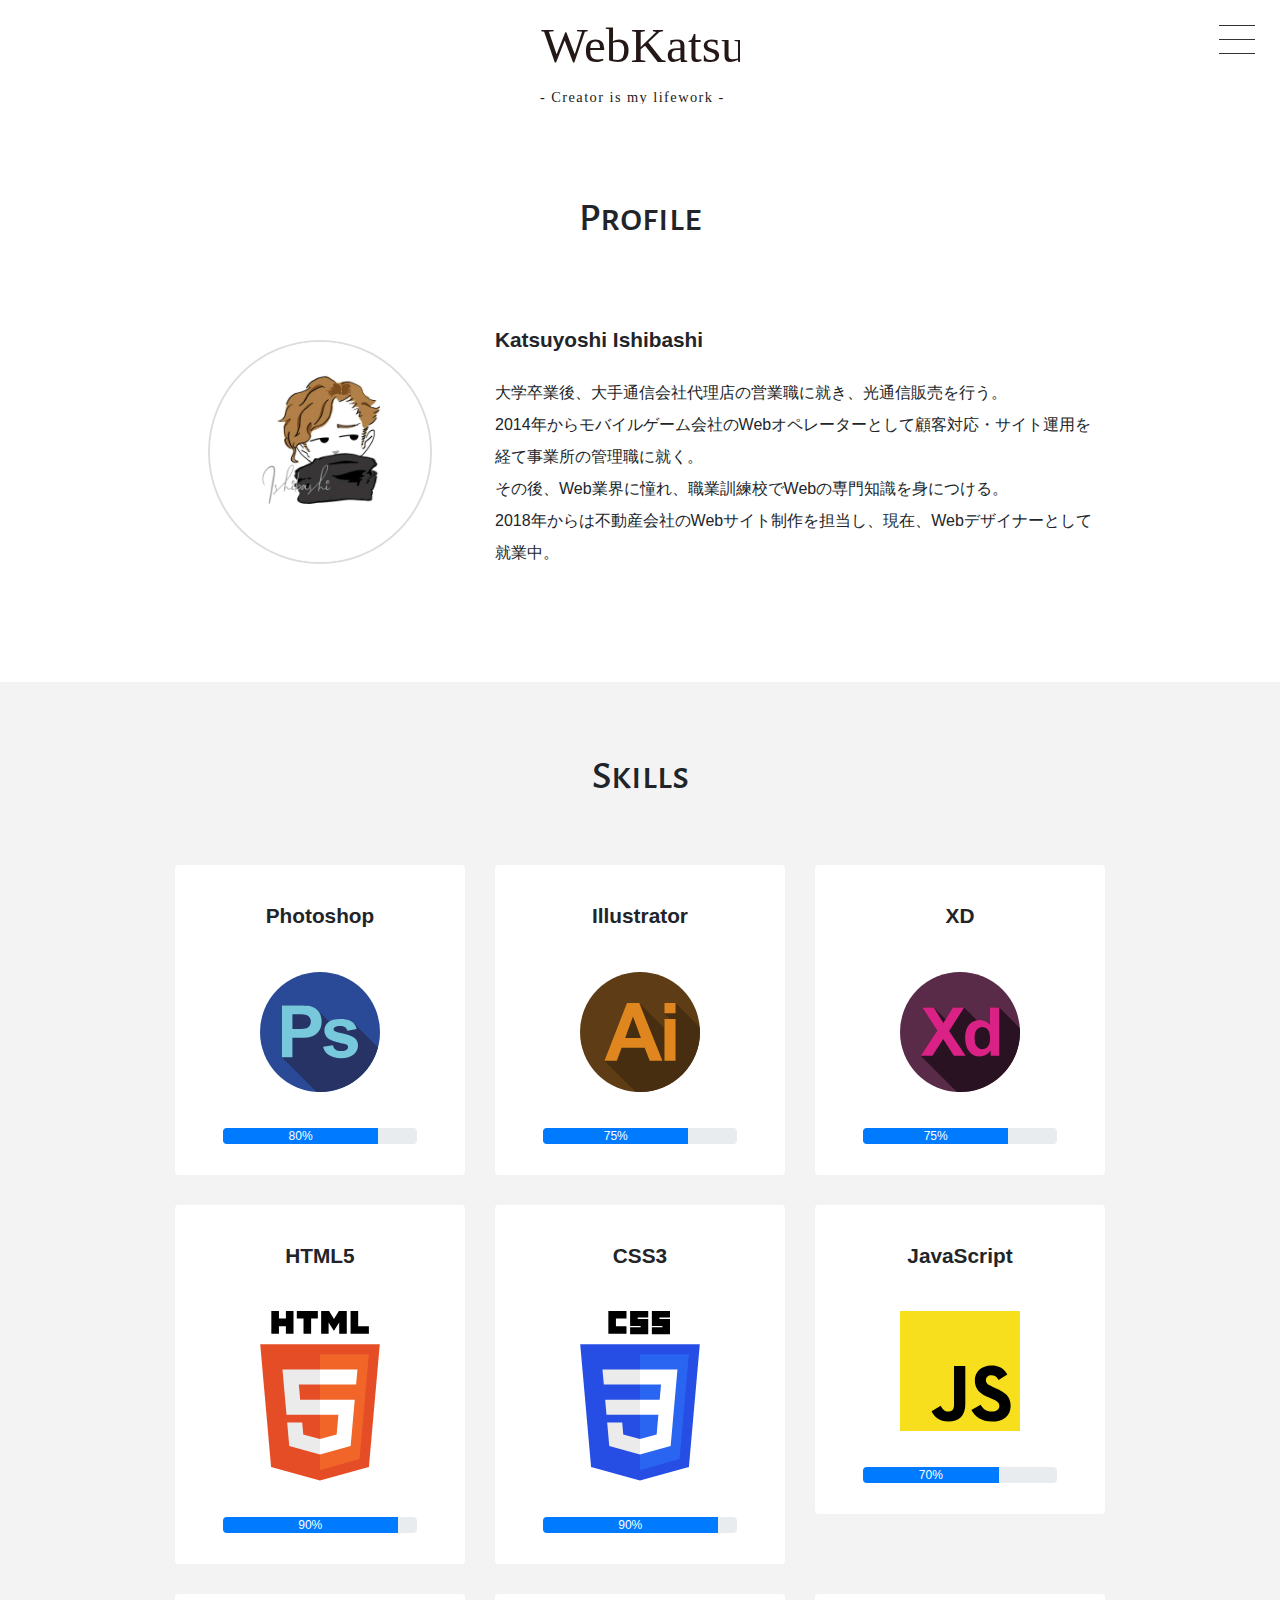
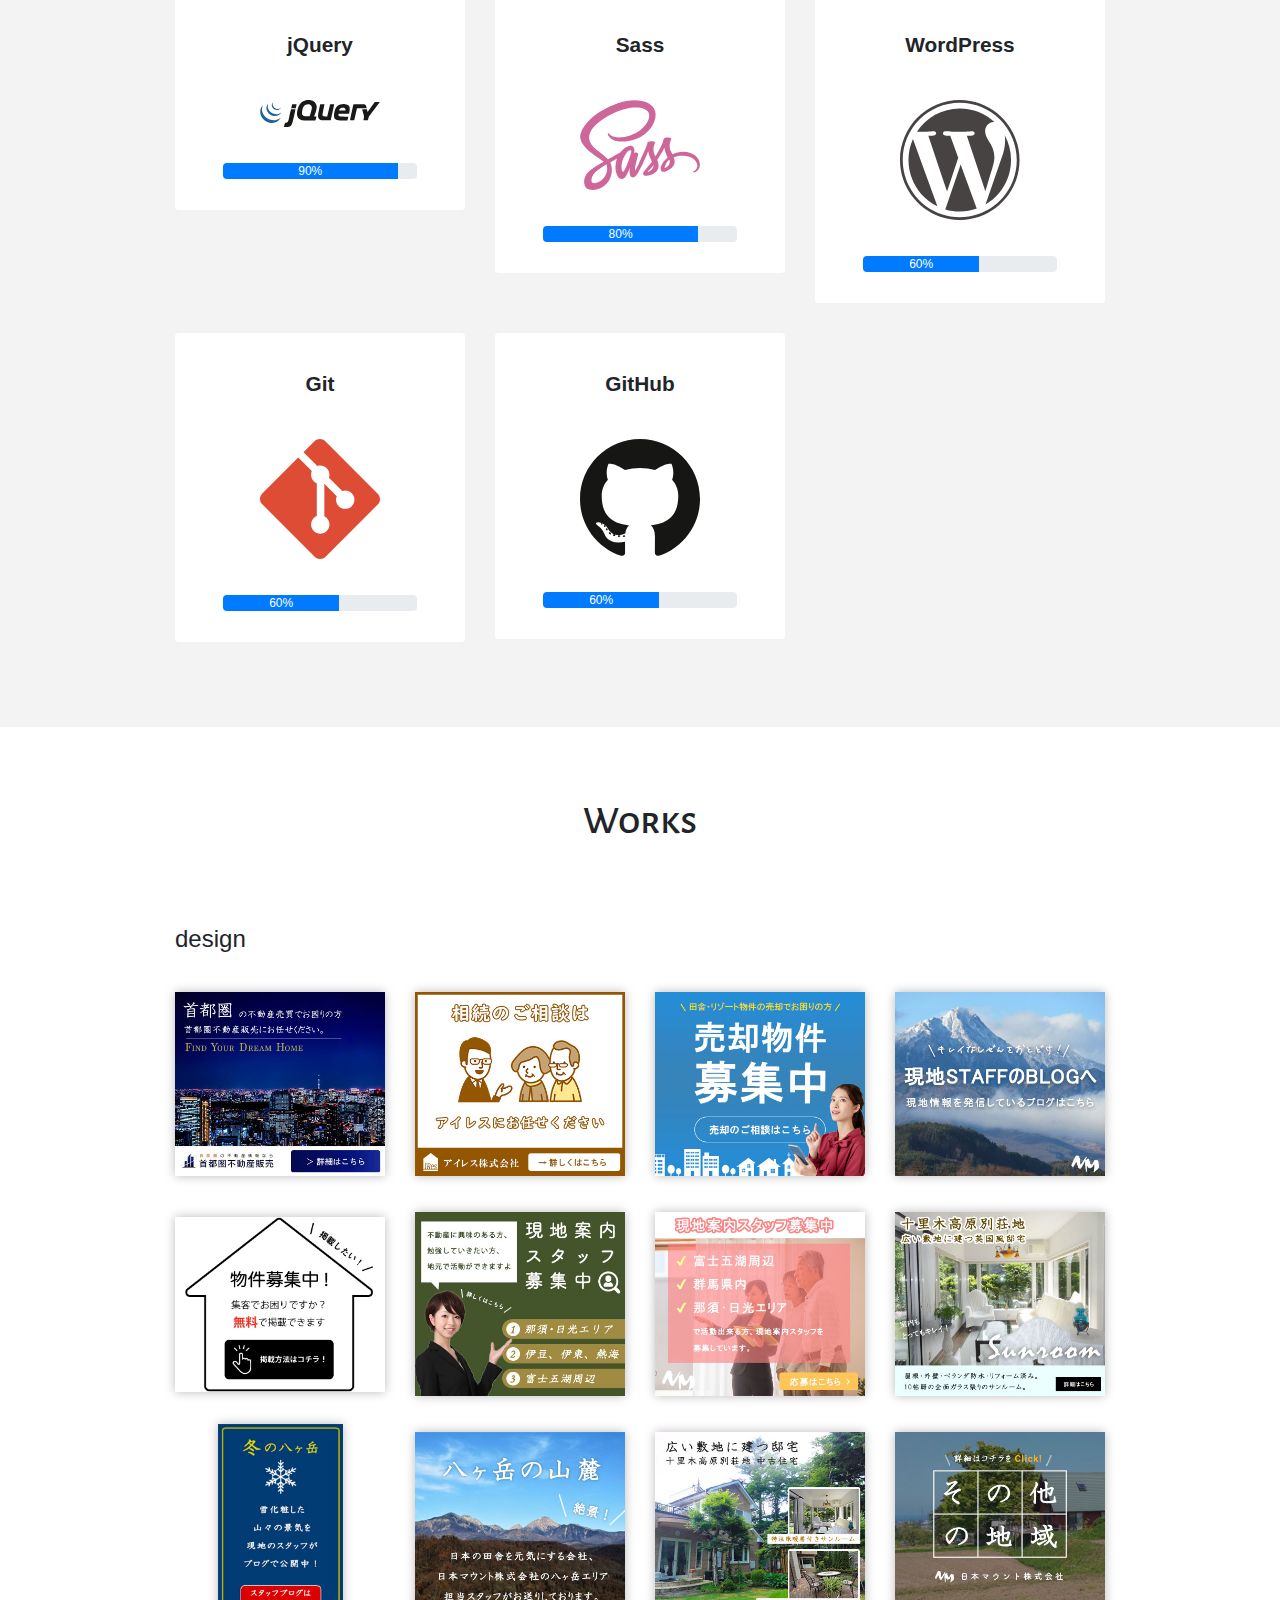
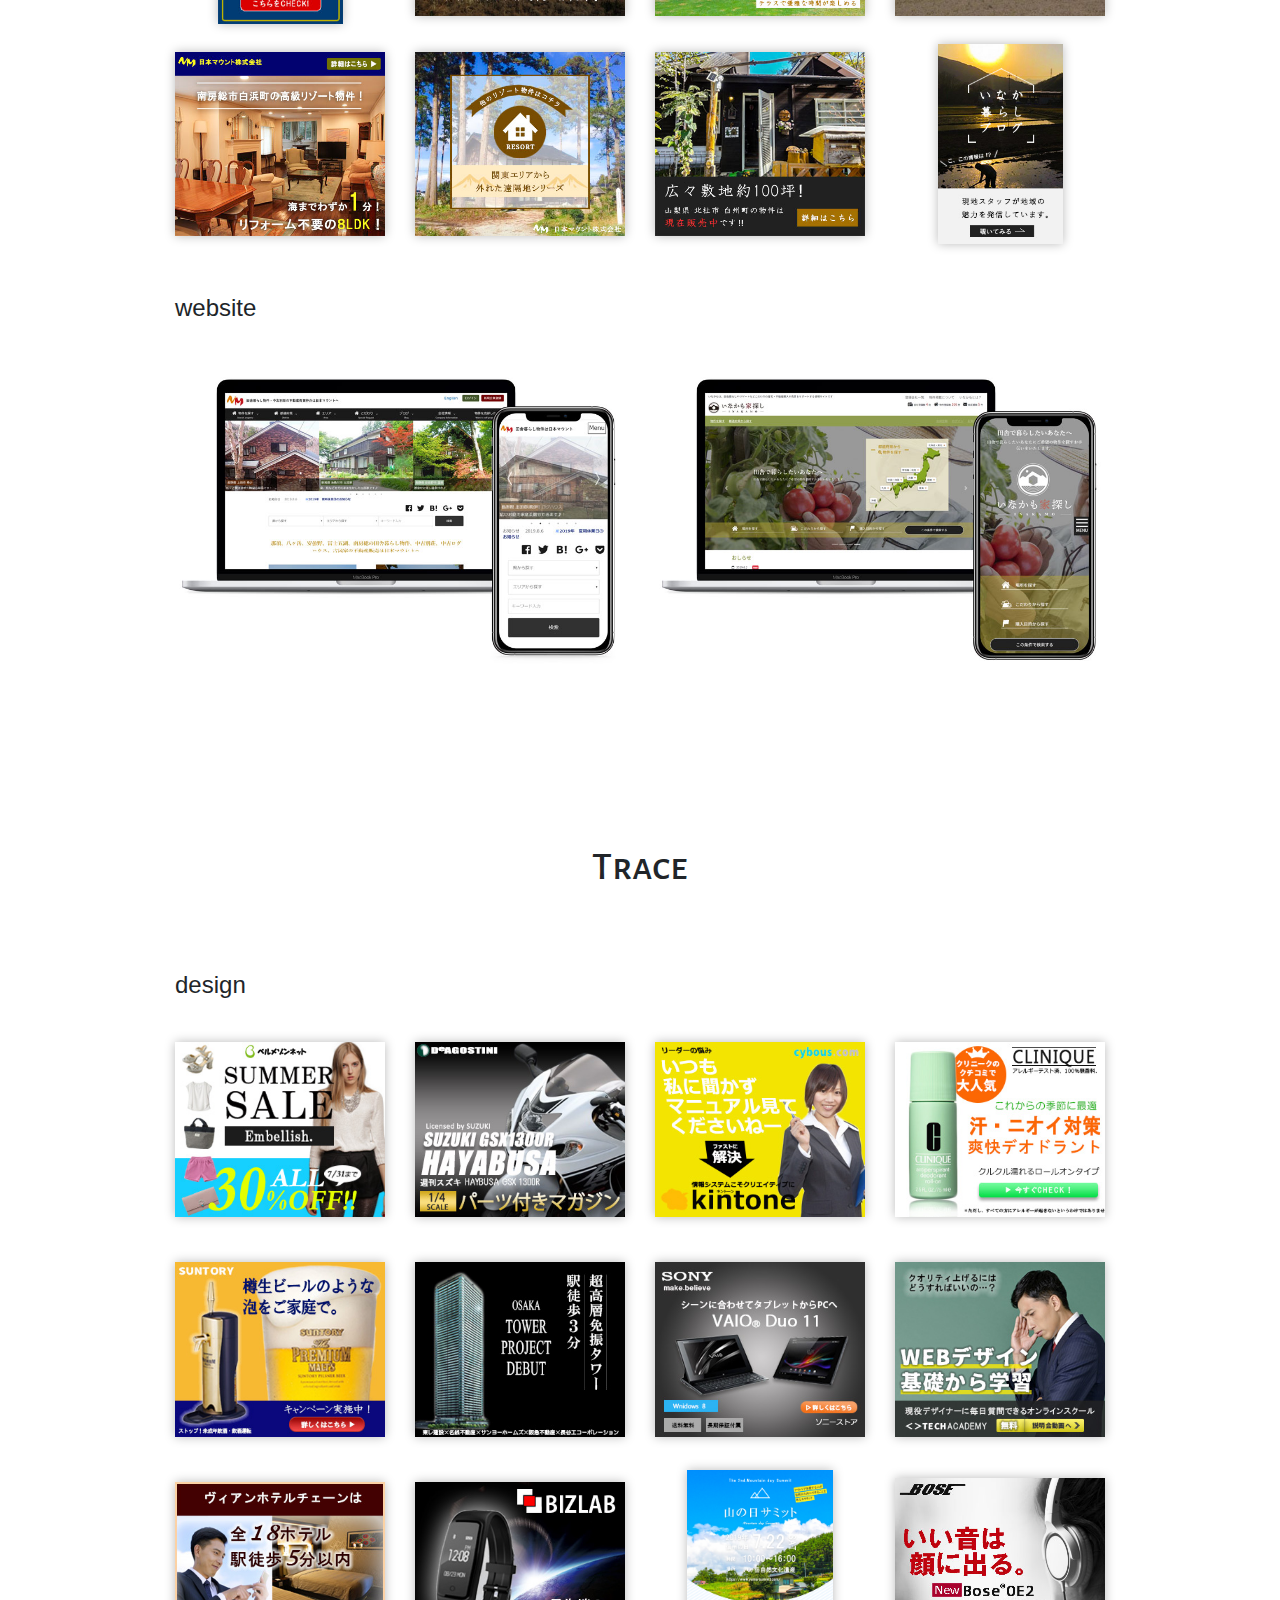
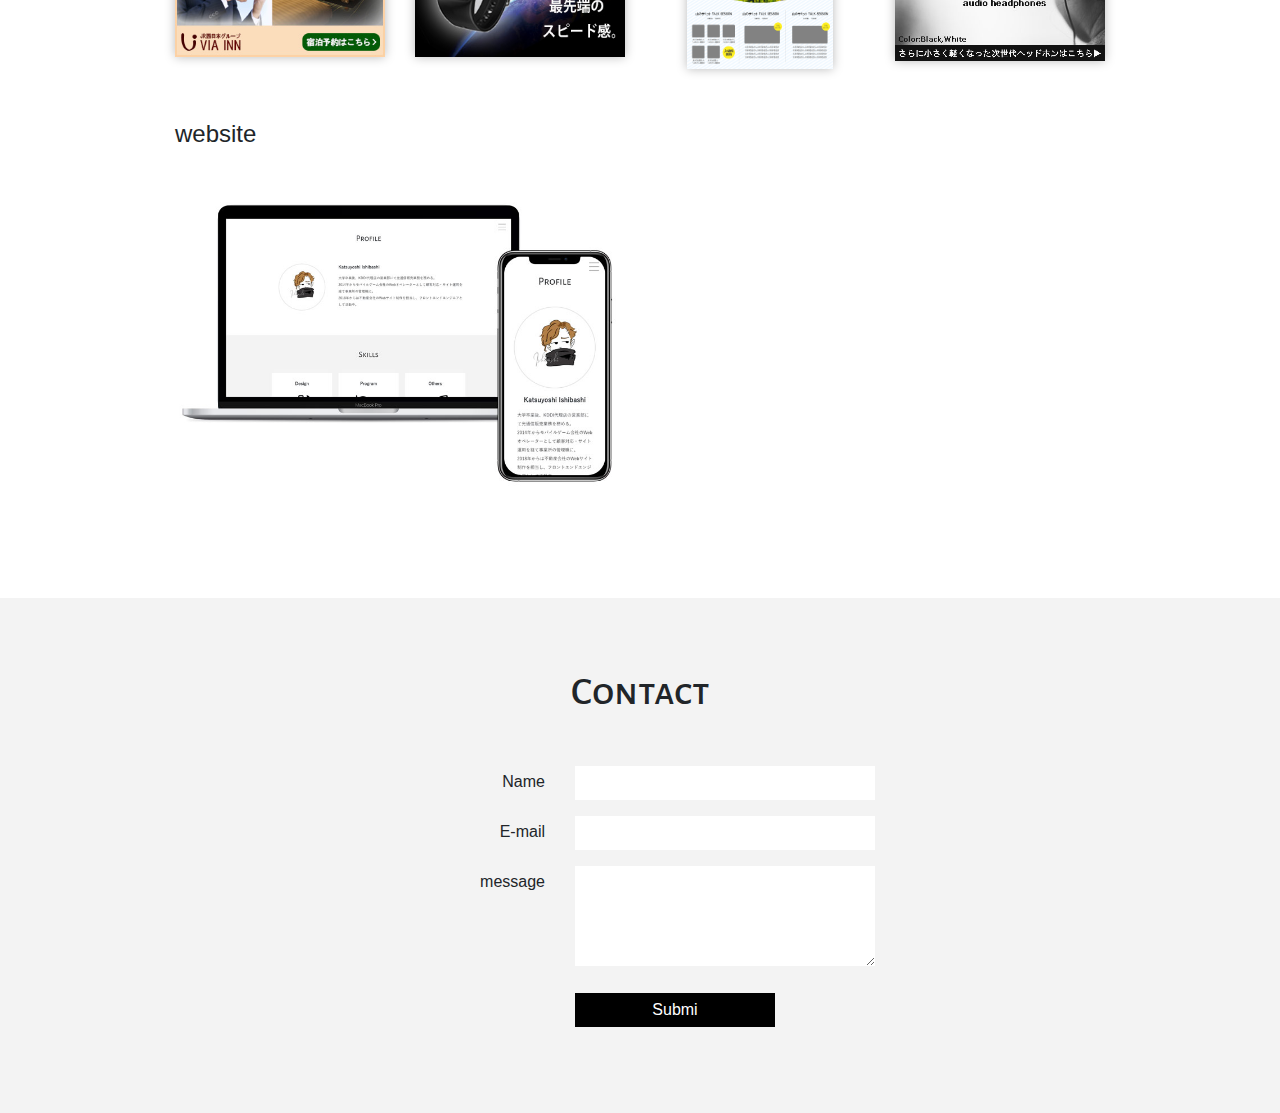
<file: portfolio/index.html>
<!DOCTYPE html>
<html lang="en">
<head>
    <meta charset="UTF-8">
    <!--
    <meta name="robots" content="noindex,nofollow">
    -->
    <meta name="viewport" content="width=device-width, initial-scale=1.0">
    <meta http-equiv="X-UA-Compatible" content="ie=edge">
    <meta name="description" content="Webkatsuポートフォリオです">
    <!-- Bootstrap CSS -->
    <link rel="stylesheet" href="css/bootstrap-reboot.css">
    <link rel="stylesheet" href="css/bootstrap.min.css">
    <!-- photoswipe CSS -->
    <link rel="stylesheet" href="css/photoswipe.css">
    <link rel="stylesheet" href="css/default-skin/default-skin.css">
    <!-- Origin CSS -->
    <link rel="stylesheet" type="text/css" href="css/style.min.css">
    <link rel="stylesheet" type="text/css" href="css/style-sp.min.css" media="screen and (max-width: 960px)">
    <link href="https://fonts.googleapis.com/css?family=Alegreya+Sans+SC&display=swap" rel="stylesheet">
    <title>Portfolio webkatsu</title>
    <!-- Global site tag (gtag.js) - Google Analytics -->
<script async src="https://www.googletagmanager.com/gtag/js?id=UA-127068903-1"></script>
<script>
  window.dataLayer = window.dataLayer || [];
  function gtag(){dataLayer.push(arguments);}
  gtag('js', new Date());

  gtag('config', 'UA-127068903-1');
</script>
</head>
<body class="container-fluid">
<div class="logo">
    <a href="">
        <img src="img/webkatsuLogo.svg" alt="TOPページへ" class="logo-item">
    </a>
</div>
<div id="nav-toggle">
    <div>
        <span></span>
        <span></span>
        <span></span>
    </div>
</div>
 
<div id="gloval-nav">
    <nav>
        <ul>
            <li><a href="#profile">PROFILE</a></li>
            <li><a href="#skills">SKILLS</a></li>
            <li><a href="#works">WORKS</a></li>
            <li><a href="#output">TRACE</a></li>
            <li><a href="#contact">CONTACT</a></li>
        </ul>
    </nav>
</div>

    <main id="container">
        <section class="profile" id="profile">
            <h3>Profile</h3>
            <div class="row w-960">
                <div class="col-12 col-md-4 profile_img_wrap"><img src="img/katsu.jpg"></div>
                <div class="col-12 col-md-8">
                    <p class="profile_name">Katsuyoshi Ishibashi</p>
                    <p class="profile_txt">
                            大学卒業後、大手通信会社代理店の営業職に就き、光通信販売を行う。<br>
                            2014年からモバイルゲーム会社のWebオペレーターとして顧客対応・サイト運用を経て事業所の管理職に就く。<br>
                            その後、Web業界に憧れ、職業訓練校でWebの専門知識を身につける。<br>2018年からは不動産会社のWebサイト制作を担当し、現在、Webデザイナーとして就業中。<br>
                    </p>
                </div>
            </div>
        </section>
        <section class="skills bg-light-gray" id="skills">
            <h3>Skills</h3>
            <div class="row w-960">
                <div class="col-12 col-md-4 skill1_item">
                    <div class="skill1_item_wrap">
                        <div class="skill_name">Photoshop</div>
                        <img src="img/skill/photoshop.svg" alt="">
                        <p class="skill_txt">
                            <div class="progress mx-5">
                                <div class="progress-bar" role="progressbar" aria-valuenow="80" aria-valuemin="0" aria-valuemax="100" style="width:80%;">80%</div>
                            </div>
                        </p>
                    </div>
                </div>
                <div class="col-12 col-md-4 skill1_item">
                    <div class="skill1_item_wrap">
                        <div class="skill_name">Illustrator</div>
                        <img src="img/skill/illustrator.svg" alt="">
                        <p class="skill_txt">
                            <div class="progress mx-5">
                                <div class="progress-bar" role="progressbar" aria-valuenow="75" aria-valuemin="0" aria-valuemax="100" style="width:75%;">75%</div>
                            </div>
                        </p>
                    </div>
                </div>
                <div class="col-12 col-md-4 skill1_item">
                    <div class="skill1_item_wrap">
                        <div class="skill_name">XD</div>
                        <img src="img/skill/experience.svg" alt="">
                        <p class="skill_txt">
                            <div class="progress mx-5">
                                <div class="progress-bar" role="progressbar" aria-valuenow="75" aria-valuemin="0" aria-valuemax="100" style="width:75%;">75%</div>
                            </div>
                        </p>
                    </div>
                </div>
                <div class="col-12 col-md-4 skill1_item">
                    <div class="skill1_item_wrap">
                        <div class="skill_name">HTML5</div>
                        <img src="img/skill/html-5.svg" alt="">
                        <p class="skill_txt">
                            <div class="progress mx-5">
                                <div class="progress-bar" role="progressbar" aria-valuenow="90" aria-valuemin="0" aria-valuemax="100" style="width:90%;">90%</div>
                            </div>
                        </p>
                    </div>
                </div>
                <div class="col-12 col-md-4 skill1_item">
                    <div class="skill1_item_wrap">
                        <div class="skill_name">CSS3</div>
                        <img src="img/skill/css-3.svg" alt="">
                        <p class="skill_txt">
                            <div class="progress mx-5">
                                <div class="progress-bar" role="progressbar" aria-valuenow="90" aria-valuemin="0" aria-valuemax="100" style="width:90%;">90%</div>
                            </div>
                        </p>
                    </div>
                </div>
                <div class="col-12 col-md-4 skill1_item">
                    <div class="skill1_item_wrap">
                        <div class="skill_name">JavaScript</div>
                        <img src="img/skill/javascript.svg" alt="">
                        <p class="skill_txt">
                            <div class="progress mx-5">
                                <div class="progress-bar" role="progressbar" aria-valuenow="70" aria-valuemin="0" aria-valuemax="100" style="width:70%;">70%</div>
                            </div>
                        </p>
                    </div>
                </div>
                <div class="col-12 col-md-4 skill1_item">
                    <div class="skill1_item_wrap">
                        <div class="skill_name">jQuery</div>
                        <img src="img/skill/jquery.svg" alt="">
                        <p class="skill_txt">
                            <div class="progress mx-5">
                                <div class="progress-bar" role="progressbar" aria-valuenow="90" aria-valuemin="0" aria-valuemax="100" style="width:90%;">90%</div>
                            </div>
                        </p>
                    </div>
                </div>
                <div class="col-12 col-md-4 skill1_item">
                    <div class="skill1_item_wrap">
                        <div class="skill_name">Sass</div>
                        <img src="img/skill/sass.svg" alt="">
                        <p class="skill_txt">
                            <div class="progress mx-5">
                                <div class="progress-bar" role="progressbar" aria-valuenow="80" aria-valuemin="0" aria-valuemax="100" style="width:80%;">80%</div>
                            </div>
                        </p>
                    </div>
                </div>
                <div class="col-12 col-md-4 skill1_item">
                    <div class="skill1_item_wrap">
                        <div class="skill_name">WordPress</div>
                        <img src="img/skill/wordpress-icon.svg" alt="">
                        <p class="skill_txt">
                            <div class="progress mx-5">
                                <div class="progress-bar" role="progressbar" aria-valuenow="60" aria-valuemin="0" aria-valuemax="100" style="width:60%;">60%</div>
                            </div>
                        </p>
                    </div>
                </div>
                <div class="col-12 col-md-4 skill1_item">
                    <div class="skill1_item_wrap">
                        <div class="skill_name">Git</div>
                        <img src="img/skill/git-icon.svg" alt="">
                        <p class="skill_txt">
                            <div class="progress mx-5">
                                <div class="progress-bar" role="progressbar" aria-valuenow="60" aria-valuemin="0" aria-valuemax="100" style="width:60%;">60%</div>
                            </div>
                        </p>
                    </div>
                </div>
                <div class="col-12 col-md-4 skill1_item">
                    <div class="skill1_item_wrap">
                        <div class="skill_name">GitHub</div>
                        <img src="img/skill/github-icon.svg" alt="">
                        <p class="skill_txt">
                            <div class="progress mx-5">
                                <div class="progress-bar" role="progressbar" aria-valuenow="60" aria-valuemin="0" aria-valuemax="100" style="width:60%;">60%</div>
                            </div>
                        </p>
                    </div>
                </div>
            </div>
        </section>
        <section class="works" id="works">
            <h3>Works</h3>
            <div class="row w-960">
                <h4 class="col-12">design</h4>
                <div class="col-12">
                    <div class="my-gallery row">
                        <figure class="col-6 col-md-3 works_item">
                            <a class="works_item_wrap" href="img/works_item13.jpg" data-size="500x417">
                            <img src="img/works_item13.jpg" alt="{画像下に表示されるキャプション}" />
                            </a>
                            <figcaption class="d-none">
                                <table>
                                    <tr>
                                        <th>概要</th>
                                        <td>株式会社首都圏不動産販売のバナーを作成。TOPページへ遷移。</td>
                                    </tr>
                                    <tr>
                                        <th>使用ツール</th>
                                        <td>Photoshop</td>
                                    </tr>
                                    <tr>
                                        <th>制作時間</th>
                                        <td>30分</td>
                                    </tr>
                                </table>
                            </figcaption>
                            </figure>
                            <figure class="col-6 col-md-3 works_item">
                                <a class="works_item_wrap" href="img/works_item14.jpg" data-size="500x417">
                                <img src="img/works_item14.jpg" alt="{画像下に表示されるキャプション}" />
                                </a>
                                <figcaption class="d-none">
                                    <table>
                                        <tr>
                                            <th>概要</th>
                                            <td>アイレス株式会社のバナーを作成。TOPページへ遷移。</td>
                                        </tr>
                                        <tr>
                                            <th>使用ツール</th>
                                            <td>Photoshop</td>
                                        </tr>
                                        <tr>
                                            <th>制作時間</th>
                                            <td>35分</td>
                                        </tr>
                                    </table>
                                </figcaption>
                            </figure>
                            <figure class="col-6 col-md-3 works_item">
                                <a class="works_item_wrap" href="img/works_item15.jpg" data-size="500x417">
                                <img src="img/works_item15.jpg" alt="{画像下に表示されるキャプション}" />
                                </a>
                                <figcaption class="d-none">
                                    <table>
                                        <tr>
                                            <th>概要</th>
                                            <td>売却物件を募集するバナーを作成。売却LPへ遷移。</td>
                                        </tr>
                                        <tr>
                                            <th>使用ツール</th>
                                            <td>Photoshop</td>
                                        </tr>
                                        <tr>
                                            <th>制作時間</th>
                                            <td>45分</td>
                                        </tr>
                                    </table>
                                </figcaption>
                            </figure>
                            <figure class="col-6 col-md-3 works_item">
                                <a class="works_item_wrap" href="img/works_item16.jpg" data-size="500x417">
                                <img src="img/works_item16.jpg" alt="{画像下に表示されるキャプション}" />
                                </a>
                                <figcaption class="d-none">
                                    <table>
                                        <tr>
                                            <th>概要</th>
                                            <td>地方案内スタッフの物件や地域の魅力を発信している記事のバナーを作成。</td>
                                        </tr>
                                        <tr>
                                            <th>使用ツール</th>
                                            <td>Photoshop</td>
                                        </tr>
                                        <tr>
                                            <th>制作時間</th>
                                            <td>20分</td>
                                        </tr>
                                    </table>
                                </figcaption>
                            </figure>
                            <figure class="col-6 col-md-3 works_item">
                                <a class="works_item_wrap" href="img/works_item1.jpg" data-size="500x417">
                                <img src="img/works_item1.jpg" alt="{画像下に表示されるキャプション}" />
                                </a>
                                <figcaption class="d-none">
                                    <table>
                                        <tr>
                                            <th>概要</th>
                                            <td>売却物件を募集するバナーを作成。売却LPへ遷移。</td>
                                        </tr>
                                        <tr>
                                            <th>使用ツール</th>
                                            <td>illustrator</td>
                                        </tr>
                                        <tr>
                                            <th>制作時間</th>
                                            <td>45分</td>
                                        </tr>
                                    </table>
                                </figcaption>
                            </figure>
                            <figure class="col-6 col-md-3 works_item">
                                <a class="works_item_wrap" href="img/works_item2.jpg" data-size="500x417">
                                <img src="img/works_item2.jpg" alt="{画像下に表示されるキャプション}" />
                                </a>
                                <figcaption class="d-none">
                                    <table>
                                        <tr>
                                            <th>概要</th>
                                            <td>スタッフを募集するバナーを作成。購入希望者が地方物件を内覧する際、現地に常駐する案内スタッフ。</td>
                                        </tr>
                                        <tr>
                                            <th>使用ツール</th>
                                            <td>photoshop</td>
                                        </tr>
                                        <tr>
                                            <th>制作時間</th>
                                            <td>50分</td>
                                        </tr>
                                    </table>
                                </figcaption>
                            </figure>
                            <figure class="col-6 col-md-3 works_item">
                                <a class="works_item_wrap" href="img/works_item3.jpg" data-size="500x417">
                                <img src="img/works_item3.jpg" alt="{画像下に表示されるキャプション}ddd" />
                                </a>
                                <figcaption class="d-none">
                                    <table>
                                        <tr>
                                            <th>概要</th>
                                            <td>スタッフを募集するバナーを作成。購入希望者が地方物件を内覧する際、現地に常駐する案内スタッフ。</td>
                                        </tr>
                                        <tr>
                                            <th>使用ツール</th>
                                            <td>photoshop</td>
                                        </tr>
                                        <tr>
                                            <th>制作時間</th>
                                            <td>40分</td>
                                        </tr>
                                    </table>
                                </figcaption>
                            </figure>
                            <figure class="col-6 col-md-3 works_item">
                                <a class="works_item_wrap" href="img/works_item4.jpg" data-size="500x417">
                                <img src="img/works_item4.jpg" alt="写真の説明でーす。" />
                                </a>
                                <figcaption class="d-none">
                                    <table>
                                        <tr>
                                            <th>概要</th>
                                            <td>掲載物件を訴求するバナーを作成。</td>
                                        </tr>
                                        <tr>
                                            <th>使用ツール</th>
                                            <td>photoshop</td>
                                        </tr>
                                        <tr>
                                            <th>制作時間</th>
                                            <td>50分</td>
                                        </tr>
                                    </table>
                                </figcaption>
                            </figure>
                            <figure class="col-6 col-md-3 works_item">
                                <a class="works_item_wrap" href="img/works_item5.jpg" data-size="300x480">
                                <img src="img/works_item5.jpg" alt="写真の説明でーす。" />
                                </a>
                                <figcaption class="d-none">
                                    <table>
                                        <tr>
                                            <th>概要</th>
                                            <td>地方案内スタッフの物件や地域の魅力を発信している記事のバナーを作成。クリスマスVer. </td>
                                        </tr>
                                        <tr>
                                            <th>使用ツール</th>
                                            <td>illustrator</td>
                                        </tr>
                                        <tr>
                                            <th>制作時間</th>
                                            <td>30分</td>
                                        </tr>
                                    </table>
                                </figcaption>
                            </figure>
                            <figure class="col-6 col-md-3 works_item">
                                <a class="works_item_wrap" href="img/works_item6.jpg" data-size="500x417">
                                <img src="img/works_item6.jpg" alt="写真の説明でーす。" />
                                </a>
                                <figcaption class="d-none">
                                    <table>
                                        <tr>
                                            <th>概要</th>
                                            <td>地方案内スタッフの物件や地域の魅力を発信している記事のバナーを作成。</td>
                                        </tr>
                                        <tr>
                                            <th>使用ツール</th>
                                            <td>photoshop</td>
                                        </tr>
                                        <tr>
                                            <th>制作時間</th>
                                            <td>30分</td>
                                        </tr>
                                    </table>
                                </figcaption>
                            </figure>
                            <figure class="col-6 col-md-3 works_item">
                                <a class="works_item_wrap" href="img/works_item7.jpg" data-size="500x417">
                                <img src="img/works_item7.jpg" alt="写真の説明でーす。" />
                                </a>
                                <figcaption class="d-none">
                                    <table>
                                        <tr>
                                            <th>概要</th>
                                            <td>掲載物件を訴求するバナーを作成。</td>
                                        </tr>
                                        <tr>
                                            <th>使用ツール</th>
                                            <td>photoshop</td>
                                        </tr>
                                        <tr>
                                            <th>制作時間</th>
                                            <td>40分</td>
                                        </tr>
                                    </table>
                                </figcaption>
                            </figure>
                            <figure class="col-6 col-md-3 works_item">
                                <a class="works_item_wrap" href="img/works_item8.jpg" data-size="500x417">
                                <img src="img/works_item8.jpg" alt="写真の説明でーす。" />
                                </a>
                                <figcaption class="d-none">
                                    <table>
                                        <tr>
                                            <th>概要</th>
                                            <td>その他の地域ページへ遷移するバナーを作成。</td>
                                        </tr>
                                        <tr>
                                            <th>使用ツール</th>
                                            <td>photoshop</td>
                                        </tr>
                                        <tr>
                                            <th>制作時間</th>
                                            <td>35分</td>
                                        </tr>
                                    </table>
                                </figcaption>
                            </figure>
                            <figure class="col-6 col-md-3 works_item">
                                <a class="works_item_wrap" href="img/works_item9.jpg" data-size="500x417">
                                <img src="img/works_item9.jpg" alt="写真の説明でーす。" />
                                </a>
                                <figcaption class="d-none">
                                    <table>
                                        <tr>
                                            <th>概要</th>
                                            <td>掲載物件を訴求するバナーを作成。</td>
                                        </tr>
                                        <tr>
                                            <th>使用ツール</th>
                                            <td>photoshop</td>
                                        </tr>
                                        <tr>
                                            <th>制作時間</th>
                                            <td>45分</td>
                                        </tr>
                                    </table>
                                </figcaption>
                            </figure>
                            <figure class="col-6 col-md-3 works_item">
                                <a class="works_item_wrap" href="img/works_item10.jpg" data-size="500x417">
                                <img src="img/works_item10.jpg" alt="写真の説明でーす。" />
                                </a>
                                <figcaption class="d-none">
                                    <table>
                                        <tr>
                                            <th>概要</th>
                                            <td>遠隔地ページへ遷移するバナーを作成。</td>
                                        </tr>
                                        <tr>
                                            <th>使用ツール</th>
                                            <td>photoshop</td>
                                        </tr>
                                        <tr>
                                            <th>制作時間</th>
                                            <td>45分</td>
                                        </tr>
                                    </table>
                                </figcaption>
                            </figure>
                            <figure class="col-6 col-md-3 works_item">
                                <a class="works_item_wrap" href="img/works_item11.jpg" data-size="500x417">
                                <img src="img/works_item11.jpg" alt="写真の説明でーす。" />
                                </a>
                                <figcaption class="d-none">
                                    <table>
                                        <tr>
                                            <th>概要</th>
                                            <td>掲載物件を訴求するバナーを作成。</td>
                                        </tr>
                                        <tr>
                                            <th>使用ツール</th>
                                            <td>photoshop</td>
                                        </tr>
                                        <tr>
                                            <th>制作時間</th>
                                            <td>25分</td>
                                        </tr>
                                    </table>
                                </figcaption>
                            </figure>
                            <figure class="col-6 col-md-3 works_item">
                                <a class="works_item_wrap" href="img/works_item12.jpg" data-size="300x480">
                                <img src="img/works_item12.jpg" alt="写真の説明でーす。" />
                                </a>
                                <figcaption class="d-none">
                                    <table>
                                        <tr>
                                            <th>概要</th>
                                            <td>地方案内スタッフの物件や地域の魅力を発信している記事のバナーを作成。</td>
                                        </tr>
                                        <tr>
                                            <th>使用ツール</th>
                                            <td>illustrator</td>
                                        </tr>
                                        <tr>
                                            <th>制作時間</th>
                                            <td>30分</td>
                                        </tr>
                                    </table>
                                </figcaption>
                            </figure>

                    </div>
                    </div>
                
            </div>
            <div class="row w-960">
                <h4 class="col-12">website</h4>
                <div class="col-12 col-md-6 works_item_site">
                        <a href="https://resort-estate.com" class="" target="_blank"><img src="img/works_item_site1.jpg"></a>
                </div>
                <div class="col-12 col-md-6 works_item_site">
                        <a href="https://resort-bukken.com" class=""><img src="img/works_item_site2.jpg" alt="非公開作品"></a>
                </div>
            </div>

        </section>
        <section class="output works" id="output">
            <h3>Trace</h3>
            <div class="row w-960">
                <h4 class="col-12">design</h4>
                <div class="col-12">
                    <div class="my-gallery row">
                            <figure class="col-6 col-md-3 works_item">
                                <a class="works_item_wrap" href="img/trace_item1.jpg" data-size="500x417">
                                <img src="img/trace_item1.jpg" alt="{画像下に表示されるキャプション}" />
                                </a>
                                <figcaption class="d-none">
                                    <table>
                                        <tr>
                                            <th>概要</th>
                                            <td>通販ファッションの広告バナーのトレース（ベルメゾンネット）</td>
                                        </tr>
                                        <tr>
                                            <th>使用ツール</th>
                                            <td>photoshop</td>
                                        </tr>
                                        <tr>
                                            <th>制作時間</th>
                                            <td>40分</td>
                                        </tr>
                                    </table>
                                </figcaption>
                            </figure>
                            <figure class="col-6 col-md-3 works_item">
                                <a class="works_item_wrap" href="img/trace_item2.jpg" data-size="500x417">
                                <img src="img/trace_item2.jpg" alt="写真の説明でーす。" />
                                </a>
                                <figcaption class="d-none">
                                    <table>
                                        <tr>
                                            <th>概要</th>
                                            <td>モーターバイク雑誌の広告バナーのトレース（デアゴスティーニ・ジャパン）
                                            </td>
                                        </tr>
                                        <tr>
                                            <th>使用ツール</th>
                                            <td>photoshop</td>
                                        </tr>
                                        <tr>
                                            <th>制作時間</th>
                                            <td>35分</td>
                                        </tr>
                                    </table>
                                </figcaption>
                            </figure>
                            <figure class="col-6 col-md-3 works_item">
                                <a class="works_item_wrap" href="img/trace_item3.jpg" data-size="500x417">
                                <img src="img/trace_item3.jpg" alt="{画像下に表示されるキャプション}ddd" />
                                </a>
                                <figcaption class="d-none">
                                    <table>
                                        <tr>
                                            <th>概要</th>
                                            <td>業務アプリ構築クラウドサービスの広告バナーのトレース（サイボウズ）</td>
                                        </tr>
                                        <tr>
                                            <th>使用ツール</th>
                                            <td>photoshop</td>
                                        </tr>
                                        <tr>
                                            <th>制作時間</th>
                                            <td>45分</td>
                                        </tr>
                                    </table>
                                </figcaption>
                            </figure>
                            <figure class="col-6 col-md-3 works_item">
                                <a class="works_item_wrap" href="img/trace_item4.jpg" data-size="500x417">
                                <img src="img/trace_item4.jpg" alt="写真の説明でーす。" />
                                </a>
                                <figcaption class="d-none">
                                    <table>
                                        <tr>
                                            <th>概要</th>
                                            <td>デオドラントの広告バナーのトレース（クリニーク ラボラトリーズ）</td>
                                        </tr>
                                        <tr>
                                            <th>使用ツール</th>
                                            <td>photoshop</td>
                                        </tr>
                                        <tr>
                                            <th>制作時間</th>
                                            <td>50分</td>
                                        </tr>
                                    </table>
                                </figcaption>
                            </figure>
                            <figure class="col-6 col-md-3 works_item">
                                <a class="works_item_wrap" href="img/trace_item5.jpg" data-size="500x417">
                                <img src="img/trace_item5.jpg" alt="写真の説明でーす。" />
                                </a>
                                <figcaption class="d-none">
                                    <table>
                                        <tr>
                                            <th>概要</th>
                                            <td>サーバーの広告バナーのトレース（サントリープレミアムモルツ）</td>
                                        </tr>
                                        <tr>
                                            <th>使用ツール</th>
                                            <td>illustrator</td>
                                        </tr>
                                        <tr>
                                            <th>制作時間</th>
                                            <td>50分</td>
                                        </tr>
                                    </table>
                                </figcaption>
                            </figure>
                            <figure class="col-6 col-md-3 works_item">
                                <a class="works_item_wrap" href="img/trace_item6.jpg" data-size="500x417">
                                <img src="img/trace_item6.jpg" alt="写真の説明でーす。" />
                                </a>
                                <figcaption class="d-none">
                                    <table>
                                        <tr>
                                            <th>概要</th>
                                            <td>超高層免震タワー建設計画の広告バナーのトレース（東レ、名銭不動産、サンヨーホームズ、阪急不動産、長谷工コーポレーション）</td>
                                        </tr>
                                        <tr>
                                            <th>使用ツール</th>
                                            <td>photoshop</td>
                                        </tr>
                                        <tr>
                                            <th>制作時間</th>
                                            <td>30分</td>
                                        </tr>
                                    </table>
                                </figcaption>
                            </figure>
                            <figure class="col-6 col-md-3 works_item">
                                <a class="works_item_wrap" href="img/trace_item7.jpg" data-size="500x417">
                                <img src="img/trace_item7.jpg" alt="写真の説明でーす。" />
                                </a>
                                <figcaption class="d-none">
                                    <table>
                                        <tr>
                                            <th>概要</th>
                                            <td>VAIO Duo 11の広告バナーのトレース（ソニー）</td>
                                        </tr>
                                        <tr>
                                            <th>使用ツール</th>
                                            <td>photoshop</td>
                                        </tr>
                                        <tr>
                                            <th>制作時間</th>
                                            <td>45分</td>
                                        </tr>
                                    </table>
                                </figcaption>
                            </figure>
                            <figure class="col-6 col-md-3 works_item">
                                <a class="works_item_wrap" href="img/trace_item8.jpg" data-size="500x417">
                                <img src="img/trace_item8.jpg" alt="写真の説明でーす。" />
                                </a>
                                <figcaption class="d-none">
                                    <table>
                                        <tr>
                                            <th>概要</th>
                                            <td>オンラインスクールの広告バナーのトレース（テックアカデミー）</td>
                                        </tr>
                                        <tr>
                                            <th>使用ツール</th>
                                            <td>photoshop</td>
                                        </tr>
                                        <tr>
                                            <th>制作時間</th>
                                            <td>40分</td>
                                        </tr>
                                    </table>
                                </figcaption>
                            </figure>
                            <figure class="col-6 col-md-3 works_item">
                                <a class="works_item_wrap" href="img/trace_item9.jpg" data-size="500x417">
                                <img src="img/trace_item9.jpg" alt="写真の説明でーす。" />
                                </a>
                                <figcaption class="d-none">
                                    <table>
                                        <tr>
                                            <th>概要</th>
                                            <td>ヴィアインホテルの広告バナーのトレース（JR西日本グループ）</td>
                                        </tr>
                                        <tr>
                                            <th>使用ツール</th>
                                            <td>photoshop</td>
                                        </tr>
                                        <tr>
                                            <th>制作時間</th>
                                            <td>35分</td>
                                        </tr>
                                    </table>
                                </figcaption>
                            </figure>
                            <figure class="col-6 col-md-3 works_item">
                                <a class="works_item_wrap" href="img/trace_item10.jpg" data-size="500x417">
                                <img src="img/trace_item10.jpg" alt="写真の説明でーす。" />
                                </a>
                                <figcaption class="d-none">
                                    <table>
                                        <tr>
                                            <th>概要</th>
                                            <td>遠隔地ページへ遷移するバナーを作成。</td>
                                        </tr>
                                        <tr>
                                            <th>使用ツール</th>
                                            <td>photoshop</td>
                                        </tr>
                                        <tr>
                                            <th>制作時間</th>
                                            <td>45分</td>
                                        </tr>
                                    </table>
                                </figcaption>
                            </figure>
                            <figure class="col-6 col-md-3 works_item">
                                <a class="works_item_wrap" href="img/trace_item11.png" data-size="500x686">
                                <img src="img/trace_item11.png" alt="写真の説明でーす。" />
                                </a>
                                <figcaption class="d-none">
                                    <table>
                                        <tr>
                                            <th>概要</th>
                                            <td>山の日サミットのポスター（ルートデザイン）</td>
                                        </tr>
                                        <tr>
                                            <th>使用ツール</th>
                                            <td>photoshop</td>
                                        </tr>
                                        <tr>
                                            <th>制作時間</th>
                                            <td>65分</td>
                                        </tr>
                                    </table>
                                </figcaption>
                            </figure>
                            <figure class="col-6 col-md-3 works_item">
                                <a class="works_item_wrap" href="img/trace_item12.jpg" data-size="500x417">
                                <img src="img/trace_item12.jpg" alt="写真の説明でーす。" />
                                </a>
                                <figcaption class="d-none">
                                    <table>
                                        <tr>
                                            <th>概要</th>
                                            <td>Bose OE2（プロモーション）</td>
                                        </tr>
                                        <tr>
                                            <th>使用ツール</th>
                                            <td>photoshop</td>
                                        </tr>
                                        <tr>
                                            <th>制作時間</th>
                                            <td>60分</td>
                                        </tr>
                                    </table>
                                </figcaption>
                            </figure>

                    </div>
                    </div>
            </div>
            <div class="row w-960">
                <h4 class="col-12">website</h4>
                <div class="col-12 col-md-6 works_item_site">
                        <a href="" class=""><img src="img/trace_item_site1.jpg"></a>
                </div>
            </div>
        </section>
        <section class="contact bg-light-gray" id="contact">
            <h3>Contact</h3>
            <div class="row w-960">
                <div class="col-12">
                    <form class="row" action="confirmation.php" method="post" name="formGroup">
                        <p class="col-12 col-md-5">Name</p>
                        <p class="col-12 col-md-7"><input type="text" name="name"></p>
                        <p class="col-12 col-md-5">E-mail</p>
                        <p class="col-12 col-md-7"><input type="text" name="mail"></p>
                        <p class="col-12 col-md-5">message</p>
                        <p class="col-12 col-md-7"><textarea name="inquiry"></textarea></p>
                        <p class="col-12 col-md-5"></p>
                        <p class="col-12 col-md-7"><input class="push-btn" type="submit" value="Submi" onclick="return checkForm();"></p>
                    </form>

                </div>
            </div>

        </section>
    </main>
    
    
    <div class="pswp" tabindex="-1" role="dialog" aria-hidden="true">
        <div class="pswp__bg"></div>
        <div class="pswp__scroll-wrap">
          <div class="pswp__container">
            <div class="pswp__item"></div>
            <div class="pswp__item"></div>
            <div class="pswp__item"></div>
          </div>
          <div class="pswp__ui pswp__ui--hidden">
            <div class="pswp__top-bar">
              <div class="pswp__counter"></div>
              <button class="pswp__button pswp__button--close" title="Close (Esc)"></button>
              <button class="pswp__button pswp__button--share" title="Share"></button>
              <button class="pswp__button pswp__button--fs" title="Toggle fullscreen"></button>
              <button class="pswp__button pswp__button--zoom" title="Zoom in/out"></button>
              <div class="pswp__preloader">
                <div class="pswp__preloader__icn">
                  <div class="pswp__preloader__cut">
                  <div class="pswp__preloader__donut"></div>
                  </div>
                </div>
              </div>
            </div>
            <div class="pswp__share-modal pswp__share-modal--hidden pswp__single-tap">
              <div class="pswp__share-tooltip"></div> 
            </div>
            <button class="pswp__button pswp__button--arrow--left" title="Previous (arrow left)">
            </button>
            <button class="pswp__button pswp__button--arrow--right" title="Next (arrow right)">
            </button>
            <div class="pswp__caption">
              <div class="pswp__caption__center"></div>
            </div>
          </div>
        </div>
      </div>
    </main>
    <!-- JavaScriptの読み込み -->
        <script src="js/photoswipe.min.js"></script>
        <script src="js/photoswipe-ui-default.min.js"></script>
        <script src="js/gallery.js"></script>
        <script src="js/jquery-3.3.1.min.js"></script>

    <!-- JavaScriptのcode -->
<script>
function checkForm(){
    if(document.formGroup.name.value == "" || document.formGroup.mail.value == "" || document.formGroup.inquiry.value == ""){
        alert("項目を入力して下さい。");
	return false;
    }else{
	return true;
    }
}
(function($) {
    $(function () {
      $('#nav-toggle').on('click', function() {
        $('body').toggleClass('open');
      });
      
      $('#gloval-nav a').on('click', function() {
        $('body').toggleClass('open');
      });
    });
})(jQuery);
</script>
</body>
</html>
</file>
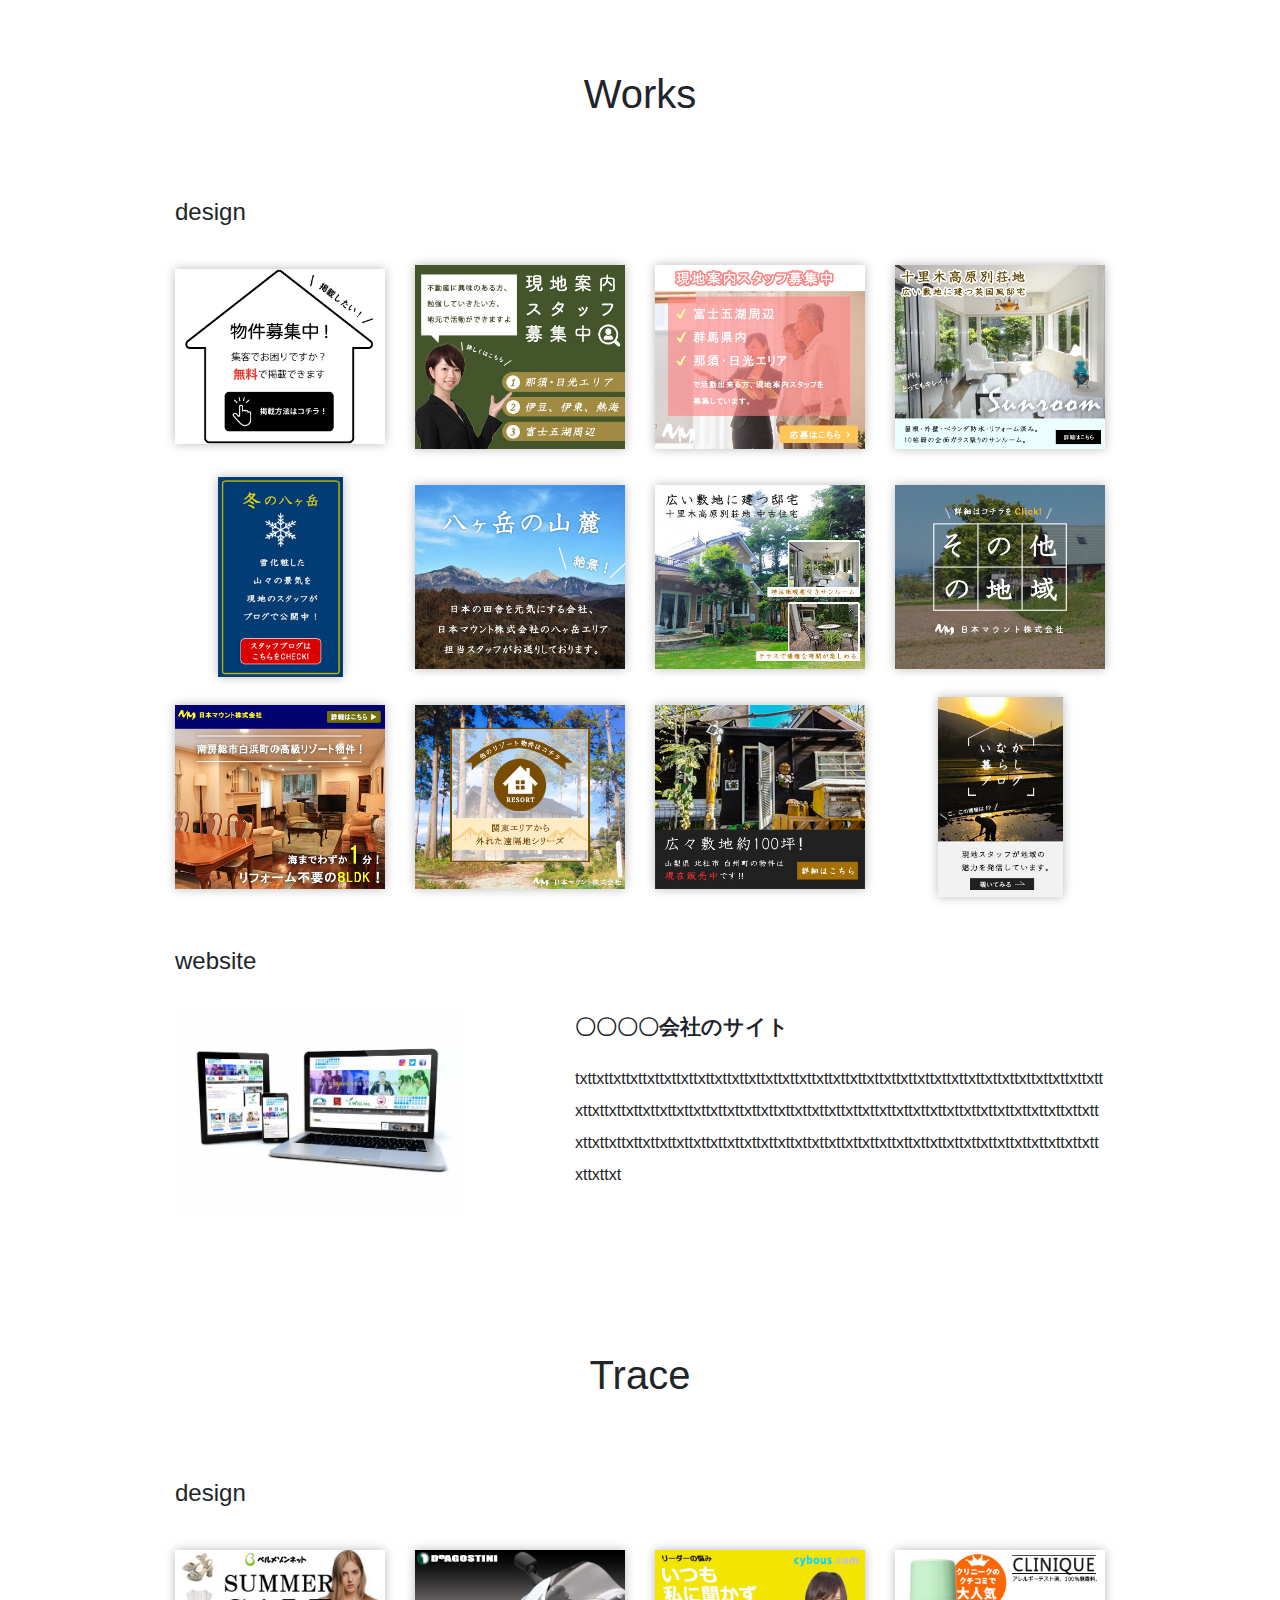
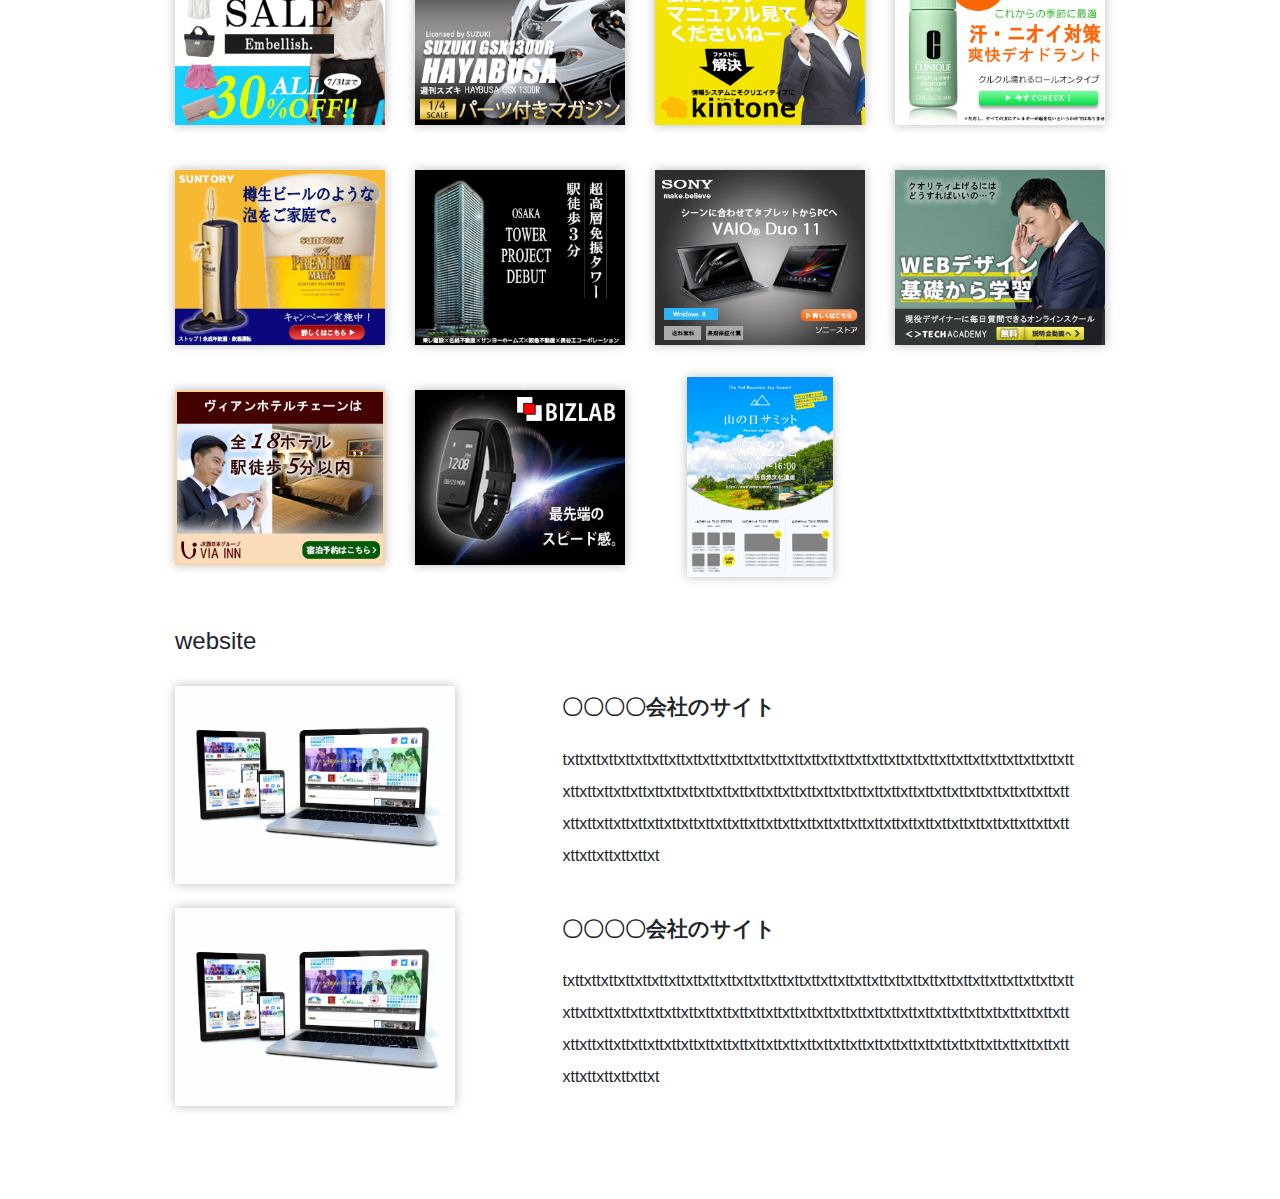
<file: portfolio/works.html>
<!DOCTYPE html>
<html lang="en">
<head>
    <meta charset="UTF-8">
    <meta name="viewport" content="width=device-width, initial-scale=1.0">
    <meta http-equiv="X-UA-Compatible" content="ie=edge">
    <!-- Bootstrap CSS -->
    <link rel="stylesheet" href="css/bootstrap-reboot.css">
    <link rel="stylesheet" href="css/bootstrap.min.css">
    <!-- photoswipe CSS -->
    <link rel="stylesheet" href="css/photoswipe.css">
    <link rel="stylesheet" href="css/default-skin/default-skin.css">
    <!-- Origin CSS -->
    <link rel="stylesheet" type="text/css" href="css/style.min.css">
    <link rel="stylesheet" type="text/css" href="css/style-sp.min.css" media="screen and (max-width: 960px)">
    <title>Document</title>
</head>
<body class="container-fluid">
    

    <main>
        <section class="works">

            <h3>Works</h3>
            <div class="row w-960">
                <h4 class="col-12">design</h4>
                <div class="col-12">
                    <div class="my-gallery row">
                            <figure class="col-6 col-md-3 works_item">
                                <a class="works_item_wrap" href="img/works_item1.jpg" data-size="500x417">
                                <img src="img/works_item1.jpg" alt="{画像下に表示されるキャプション}" />
                                </a>
                                <figcaption class="d-none">
                                    <table>
                                        <tr>
                                            <th>概要</th>
                                            <td>売却物件を募集するバナーを作成。売却LPへ遷移。</td>
                                        </tr>
                                        <tr>
                                            <th>使用ツール</th>
                                            <td>illustrator</td>
                                        </tr>
                                        <tr>
                                            <th>制作時間</th>
                                            <td>45分</td>
                                        </tr>
                                    </table>
                                </figcaption>
                            </figure>
                            <figure class="col-6 col-md-3 works_item">
                                <a class="works_item_wrap" href="img/works_item2.jpg" data-size="500x417">
                                <img src="img/works_item2.jpg" alt="写真の説明でーす。" />
                                </a>
                                <figcaption class="d-none">
                                    <table>
                                        <tr>
                                            <th>概要</th>
                                            <td>スタッフを募集するバナーを作成。購入希望者が地方物件を内覧する際、現地に常駐する案内スタッフ。</td>
                                        </tr>
                                        <tr>
                                            <th>使用ツール</th>
                                            <td>photoshop</td>
                                        </tr>
                                        <tr>
                                            <th>制作時間</th>
                                            <td>50分</td>
                                        </tr>
                                    </table>
                                </figcaption>
                            </figure>
                            <figure class="col-6 col-md-3 works_item">
                                <a class="works_item_wrap" href="img/works_item3.jpg" data-size="500x417">
                                <img src="img/works_item3.jpg" alt="{画像下に表示されるキャプション}ddd" />
                                </a>
                                <figcaption class="d-none">
                                    <table>
                                        <tr>
                                            <th>概要</th>
                                            <td>スタッフを募集するバナーを作成。購入希望者が地方物件を内覧する際、現地に常駐する案内スタッフ。</td>
                                        </tr>
                                        <tr>
                                            <th>使用ツール</th>
                                            <td>photoshop</td>
                                        </tr>
                                        <tr>
                                            <th>制作時間</th>
                                            <td>40分</td>
                                        </tr>
                                    </table>
                                </figcaption>
                            </figure>
                            <figure class="col-6 col-md-3 works_item">
                                <a class="works_item_wrap" href="img/works_item4.jpg" data-size="500x417">
                                <img src="img/works_item4.jpg" alt="写真の説明でーす。" />
                                </a>
                                <figcaption class="d-none">
                                    <table>
                                        <tr>
                                            <th>概要</th>
                                            <td>掲載物件を訴求するバナーを作成。</td>
                                        </tr>
                                        <tr>
                                            <th>使用ツール</th>
                                            <td>photoshop</td>
                                        </tr>
                                        <tr>
                                            <th>制作時間</th>
                                            <td>50分</td>
                                        </tr>
                                    </table>
                                </figcaption>
                            </figure>
                            <figure class="col-6 col-md-3 works_item">
                                <a class="works_item_wrap" href="img/works_item5.jpg" data-size="300x480">
                                <img src="img/works_item5.jpg" alt="写真の説明でーす。" />
                                </a>
                                <figcaption class="d-none">
                                    <table>
                                        <tr>
                                            <th>概要</th>
                                            <td>地方案内スタッフの物件や地域の魅力を発信している記事のバナーを作成。</td>
                                        </tr>
                                        <tr>
                                            <th>使用ツール</th>
                                            <td>illustrator</td>
                                        </tr>
                                        <tr>
                                            <th>制作時間</th>
                                            <td>30分</td>
                                        </tr>
                                    </table>
                                </figcaption>
                            </figure>
                            <figure class="col-6 col-md-3 works_item">
                                <a class="works_item_wrap" href="img/works_item6.jpg" data-size="500x417">
                                <img src="img/works_item6.jpg" alt="写真の説明でーす。" />
                                </a>
                                <figcaption class="d-none">
                                    <table>
                                        <tr>
                                            <th>概要</th>
                                            <td>地方案内スタッフの物件や地域の魅力を発信している記事のバナーを作成。</td>
                                        </tr>
                                        <tr>
                                            <th>使用ツール</th>
                                            <td>photoshop</td>
                                        </tr>
                                        <tr>
                                            <th>制作時間</th>
                                            <td>30分</td>
                                        </tr>
                                    </table>
                                </figcaption>
                            </figure>
                            <figure class="col-6 col-md-3 works_item">
                                <a class="works_item_wrap" href="img/works_item7.jpg" data-size="500x417">
                                <img src="img/works_item7.jpg" alt="写真の説明でーす。" />
                                </a>
                                <figcaption class="d-none">
                                    <table>
                                        <tr>
                                            <th>概要</th>
                                            <td>掲載物件を訴求するバナーを作成。</td>
                                        </tr>
                                        <tr>
                                            <th>使用ツール</th>
                                            <td>photoshop</td>
                                        </tr>
                                        <tr>
                                            <th>制作時間</th>
                                            <td>40分</td>
                                        </tr>
                                    </table>
                                </figcaption>
                            </figure>
                            <figure class="col-6 col-md-3 works_item">
                                <a class="works_item_wrap" href="img/works_item8.jpg" data-size="500x417">
                                <img src="img/works_item8.jpg" alt="写真の説明でーす。" />
                                </a>
                                <figcaption class="d-none">
                                    <table>
                                        <tr>
                                            <th>概要</th>
                                            <td>その他の地域ページへ遷移するバナーを作成。</td>
                                        </tr>
                                        <tr>
                                            <th>使用ツール</th>
                                            <td>photoshop</td>
                                        </tr>
                                        <tr>
                                            <th>制作時間</th>
                                            <td>35分</td>
                                        </tr>
                                    </table>
                                </figcaption>
                            </figure>
                            <figure class="col-6 col-md-3 works_item">
                                <a class="works_item_wrap" href="img/works_item9.jpg" data-size="500x417">
                                <img src="img/works_item9.jpg" alt="写真の説明でーす。" />
                                </a>
                                <figcaption class="d-none">
                                    <table>
                                        <tr>
                                            <th>概要</th>
                                            <td>掲載物件を訴求するバナーを作成。</td>
                                        </tr>
                                        <tr>
                                            <th>使用ツール</th>
                                            <td>photoshop</td>
                                        </tr>
                                        <tr>
                                            <th>制作時間</th>
                                            <td>45分</td>
                                        </tr>
                                    </table>
                                </figcaption>
                            </figure>
                            <figure class="col-6 col-md-3 works_item">
                                <a class="works_item_wrap" href="img/works_item10.jpg" data-size="500x417">
                                <img src="img/works_item10.jpg" alt="写真の説明でーす。" />
                                </a>
                                <figcaption class="d-none">
                                    <table>
                                        <tr>
                                            <th>概要</th>
                                            <td>遠隔地ページへ遷移するバナーを作成。</td>
                                        </tr>
                                        <tr>
                                            <th>使用ツール</th>
                                            <td>photoshop</td>
                                        </tr>
                                        <tr>
                                            <th>制作時間</th>
                                            <td>45分</td>
                                        </tr>
                                    </table>
                                </figcaption>
                            </figure>
                            <figure class="col-6 col-md-3 works_item">
                                <a class="works_item_wrap" href="img/works_item11.jpg" data-size="500x417">
                                <img src="img/works_item11.jpg" alt="写真の説明でーす。" />
                                </a>
                                <figcaption class="d-none">
                                    <table>
                                        <tr>
                                            <th>概要</th>
                                            <td>掲載物件を訴求するバナーを作成。</td>
                                        </tr>
                                        <tr>
                                            <th>使用ツール</th>
                                            <td>photoshop</td>
                                        </tr>
                                        <tr>
                                            <th>制作時間</th>
                                            <td>25分</td>
                                        </tr>
                                    </table>
                                </figcaption>
                            </figure>
                            <figure class="col-6 col-md-3 works_item">
                                <a class="works_item_wrap" href="img/works_item12.jpg" data-size="300x480">
                                <img src="img/works_item12.jpg" alt="写真の説明でーす。" />
                                </a>
                                <figcaption class="d-none">
                                    <table>
                                        <tr>
                                            <th>概要</th>
                                            <td>地方案内スタッフの物件や地域の魅力を発信している記事のバナーを作成。</td>
                                        </tr>
                                        <tr>
                                            <th>使用ツール</th>
                                            <td>illustrator</td>
                                        </tr>
                                        <tr>
                                            <th>制作時間</th>
                                            <td>30分</td>
                                        </tr>
                                    </table>
                                </figcaption>
                            </figure>

                    </div>
                    </div>
                
            </div>
            <div class="row w-960">
                <h4 class="col-12">website</h4>
                <div class="col-12">
                    <div class="row">
                        <div class="col-12 col-md-4 works_site_item"><img src="img/works_site1.jpg"></div>
                        <div class="col-md-1 works_site_item"></div>
                        <div class="col-12 col-md-7 works_site_item">
                            <p class="section_sub_title">〇〇〇〇会社のサイト</p>
                            <p class="works_txt">
                                    [base64]
                            </p>
                        </div>

                    </div>
                </div>
            </div>
        </section>

        <section class="output works">
            <h3>Trace</h3>
            <div class="row w-960">
                <h4 class="col-12">design</h4>
                <div class="col-12">
                    <div class="my-gallery row">
                            <figure class="col-6 col-md-3 works_item">
                                <a class="works_item_wrap" href="img/trace_item1.jpg" data-size="500x417">
                                <img src="img/trace_item1.jpg" alt="{画像下に表示されるキャプション}" />
                                </a>
                                <figcaption class="d-none">
                                    <table>
                                        <tr>
                                            <th>概要</th>
                                            <td>通販ファッションの広告バナーのトレース（ベルメゾンネット）</td>
                                        </tr>
                                        <tr>
                                            <th>使用ツール</th>
                                            <td>photoshop</td>
                                        </tr>
                                        <tr>
                                            <th>制作時間</th>
                                            <td>40分</td>
                                        </tr>
                                    </table>
                                </figcaption>
                            </figure>
                            <figure class="col-6 col-md-3 works_item">
                                <a class="works_item_wrap" href="img/trace_item2.jpg" data-size="500x417">
                                <img src="img/trace_item2.jpg" alt="写真の説明でーす。" />
                                </a>
                                <figcaption class="d-none">
                                    <table>
                                        <tr>
                                            <th>概要</th>
                                            <td>モーターバイク雑誌の広告バナーのトレース（デアゴスティーニ・ジャパン）
                                            </td>
                                        </tr>
                                        <tr>
                                            <th>使用ツール</th>
                                            <td>photoshop</td>
                                        </tr>
                                        <tr>
                                            <th>制作時間</th>
                                            <td>35分</td>
                                        </tr>
                                    </table>
                                </figcaption>
                            </figure>
                            <figure class="col-6 col-md-3 works_item">
                                <a class="works_item_wrap" href="img/trace_item3.jpg" data-size="500x417">
                                <img src="img/trace_item3.jpg" alt="{画像下に表示されるキャプション}ddd" />
                                </a>
                                <figcaption class="d-none">
                                    <table>
                                        <tr>
                                            <th>概要</th>
                                            <td>業務アプリ構築クラウドサービスの広告バナーのトレース（サイボウズ）</td>
                                        </tr>
                                        <tr>
                                            <th>使用ツール</th>
                                            <td>photoshop</td>
                                        </tr>
                                        <tr>
                                            <th>制作時間</th>
                                            <td>45分</td>
                                        </tr>
                                    </table>
                                </figcaption>
                            </figure>
                            <figure class="col-6 col-md-3 works_item">
                                <a class="works_item_wrap" href="img/trace_item4.jpg" data-size="500x417">
                                <img src="img/trace_item4.jpg" alt="写真の説明でーす。" />
                                </a>
                                <figcaption class="d-none">
                                    <table>
                                        <tr>
                                            <th>概要</th>
                                            <td>デオドラントの広告バナーのトレース（クリニーク ラボラトリーズ）</td>
                                        </tr>
                                        <tr>
                                            <th>使用ツール</th>
                                            <td>photoshop</td>
                                        </tr>
                                        <tr>
                                            <th>制作時間</th>
                                            <td>50分</td>
                                        </tr>
                                    </table>
                                </figcaption>
                            </figure>
                            <figure class="col-6 col-md-3 works_item">
                                <a class="works_item_wrap" href="img/trace_item5.jpg" data-size="500x417">
                                <img src="img/trace_item5.jpg" alt="写真の説明でーす。" />
                                </a>
                                <figcaption class="d-none">
                                    <table>
                                        <tr>
                                            <th>概要</th>
                                            <td>サーバーの広告バナーのトレース（サントリープレミアムモルツ）</td>
                                        </tr>
                                        <tr>
                                            <th>使用ツール</th>
                                            <td>illustrator</td>
                                        </tr>
                                        <tr>
                                            <th>制作時間</th>
                                            <td>50分</td>
                                        </tr>
                                    </table>
                                </figcaption>
                            </figure>
                            <figure class="col-6 col-md-3 works_item">
                                <a class="works_item_wrap" href="img/trace_item6.jpg" data-size="500x417">
                                <img src="img/trace_item6.jpg" alt="写真の説明でーす。" />
                                </a>
                                <figcaption class="d-none">
                                    <table>
                                        <tr>
                                            <th>概要</th>
                                            <td>超高層免震タワー建設計画の広告バナーのトレース（東レ、名銭不動産、サンヨーホームズ、阪急不動産、長谷工コーポレーション）</td>
                                        </tr>
                                        <tr>
                                            <th>使用ツール</th>
                                            <td>photoshop</td>
                                        </tr>
                                        <tr>
                                            <th>制作時間</th>
                                            <td>30分</td>
                                        </tr>
                                    </table>
                                </figcaption>
                            </figure>
                            <figure class="col-6 col-md-3 works_item">
                                <a class="works_item_wrap" href="img/trace_item7.jpg" data-size="500x417">
                                <img src="img/trace_item7.jpg" alt="写真の説明でーす。" />
                                </a>
                                <figcaption class="d-none">
                                    <table>
                                        <tr>
                                            <th>概要</th>
                                            <td>VAIO Duo 11の広告バナーのトレース（ソニー）</td>
                                        </tr>
                                        <tr>
                                            <th>使用ツール</th>
                                            <td>photoshop</td>
                                        </tr>
                                        <tr>
                                            <th>制作時間</th>
                                            <td>45分</td>
                                        </tr>
                                    </table>
                                </figcaption>
                            </figure>
                            <figure class="col-6 col-md-3 works_item">
                                <a class="works_item_wrap" href="img/trace_item8.jpg" data-size="500x417">
                                <img src="img/trace_item8.jpg" alt="写真の説明でーす。" />
                                </a>
                                <figcaption class="d-none">
                                    <table>
                                        <tr>
                                            <th>概要</th>
                                            <td>オンラインスクールの広告バナーのトレース（テックアカデミー）</td>
                                        </tr>
                                        <tr>
                                            <th>使用ツール</th>
                                            <td>photoshop</td>
                                        </tr>
                                        <tr>
                                            <th>制作時間</th>
                                            <td>40分</td>
                                        </tr>
                                    </table>
                                </figcaption>
                            </figure>
                            <figure class="col-6 col-md-3 works_item">
                                <a class="works_item_wrap" href="img/trace_item9.jpg" data-size="500x417">
                                <img src="img/trace_item9.jpg" alt="写真の説明でーす。" />
                                </a>
                                <figcaption class="d-none">
                                    <table>
                                        <tr>
                                            <th>概要</th>
                                            <td>ヴィアインホテルの広告バナーのトレース（JR西日本グループ）</td>
                                        </tr>
                                        <tr>
                                            <th>使用ツール</th>
                                            <td>photoshop</td>
                                        </tr>
                                        <tr>
                                            <th>制作時間</th>
                                            <td>35分</td>
                                        </tr>
                                    </table>
                                </figcaption>
                            </figure>
                            <figure class="col-6 col-md-3 works_item">
                                <a class="works_item_wrap" href="img/trace_item10.jpg" data-size="500x417">
                                <img src="img/trace_item10.jpg" alt="写真の説明でーす。" />
                                </a>
                                <figcaption class="d-none">
                                    <table>
                                        <tr>
                                            <th>概要</th>
                                            <td>遠隔地ページへ遷移するバナーを作成。</td>
                                        </tr>
                                        <tr>
                                            <th>使用ツール</th>
                                            <td>photoshop</td>
                                        </tr>
                                        <tr>
                                            <th>制作時間</th>
                                            <td>45分</td>
                                        </tr>
                                    </table>
                                </figcaption>
                            </figure>
                            <figure class="col-6 col-md-3 works_item">
                                <a class="works_item_wrap" href="img/trace_item11.png" data-size="500x686">
                                <img src="img/trace_item11.png" alt="写真の説明でーす。" />
                                </a>
                                <figcaption class="d-none">
                                    <table>
                                        <tr>
                                            <th>概要</th>
                                            <td>山の日サミットのポスター（ルートデザイン）</td>
                                        </tr>
                                        <tr>
                                            <th>使用ツール</th>
                                            <td>photoshop</td>
                                        </tr>
                                        <tr>
                                            <th>制作時間</th>
                                            <td>65分</td>
                                        </tr>
                                    </table>
                                </figcaption>
                            </figure>

                    </div>
                    </div>
            </div>
            <div class="row w-960">
                <h4 class="col-12">website</h4>
                <div class="col-12 row">
                        <div class="col-4 works_item"><img src="img/works_site1.jpg"></div>
                        <div class="col-1 works_item"></div>
                        <div class="col-7 works_item">
                            <p class="section_sub_title">〇〇〇〇会社のサイト</p>
                            <p class="works_txt">
                                    [base64]
                            </p>
                        </div>
                </div>
                <div class="col-12 row">
                        <div class="col-4 works_item"><img src="img/works_site1.jpg"></div>
                        <div class="col-1 works_item"></div>
                        <div class="col-7 works_item">
                            <p class="section_sub_title">〇〇〇〇会社のサイト</p>
                            <p class="works_txt">
                                    [base64]
                            </p>
                        </div>
                </div>
            </div>
        </section>
    </main>
    
    
    <div class="pswp" tabindex="-1" role="dialog" aria-hidden="true">
        <div class="pswp__bg"></div>
        <div class="pswp__scroll-wrap">
          <div class="pswp__container">
            <div class="pswp__item"></div>
            <div class="pswp__item"></div>
            <div class="pswp__item"></div>
          </div>
          <div class="pswp__ui pswp__ui--hidden">
            <div class="pswp__top-bar">
              <div class="pswp__counter"></div>
              <button class="pswp__button pswp__button--close" title="Close (Esc)"></button>
              <button class="pswp__button pswp__button--share" title="Share"></button>
              <button class="pswp__button pswp__button--fs" title="Toggle fullscreen"></button>
              <button class="pswp__button pswp__button--zoom" title="Zoom in/out"></button>
              <div class="pswp__preloader">
                <div class="pswp__preloader__icn">
                  <div class="pswp__preloader__cut">
                  <div class="pswp__preloader__donut"></div>
                  </div>
                </div>
              </div>
            </div>
            <div class="pswp__share-modal pswp__share-modal--hidden pswp__single-tap">
              <div class="pswp__share-tooltip"></div> 
            </div>
            <button class="pswp__button pswp__button--arrow--left" title="Previous (arrow left)">
            </button>
            <button class="pswp__button pswp__button--arrow--right" title="Next (arrow right)">
            </button>
            <div class="pswp__caption">
              <div class="pswp__caption__center"></div>
            </div>
          </div>
        </div>
      </div>
<!-- JavaScriptの読み込み -->
    <script src="js/photoswipe.min.js"></script>
    <script src="js/photoswipe-ui-default.min.js"></script>

<script type="text/javascript">
var initPhotoSwipeFromDOM = function( gallerySelector ) {
var parseThumbnailElements = function(el) {
  var thumbElements = el.childNodes,
      numNodes = thumbElements.length,
      items = [],
      figureEl,
      linkEl,
      size,
      item;

  for(var i = 0; i < numNodes; i++) {
      figureEl = thumbElements[i];
      if(figureEl.nodeType !== 1) {
          continue;
      }

      linkEl = figureEl.children[0]; 
      size = linkEl.getAttribute('data-size').split('x');
      item = {
          src: linkEl.getAttribute('href'),
          w: parseInt(size[0], 10),
          h: parseInt(size[1], 10)
      };

      if(figureEl.children.length > 1) {
          item.title = figureEl.children[1].innerHTML; 
      }

      if(linkEl.children.length > 0) {
          item.msrc = linkEl.children[0].getAttribute('src');
      } 

      item.el = figureEl; 
      items.push(item);
  }

  return items;
};

var closest = function closest(el, fn) {
  return el && ( fn(el) ? el : closest(el.parentNode, fn) );
};

var onThumbnailsClick = function(e) {
  e = e || window.event;
  e.preventDefault ? e.preventDefault() : e.returnValue = false;
  var eTarget = e.target || e.srcElement;
  var clickedListItem = closest(eTarget, function(el) {
      return (el.tagName && el.tagName.toUpperCase() === 'FIGURE');
  });

  if(!clickedListItem) {
      return;
  }

  var clickedGallery = clickedListItem.parentNode,
      childNodes = clickedListItem.parentNode.childNodes,
      numChildNodes = childNodes.length,
      nodeIndex = 0,
      index;

  for (var i = 0; i < numChildNodes; i++) {
      if(childNodes[i].nodeType !== 1) { 
          continue; 
      }

      if(childNodes[i] === clickedListItem) {
          index = nodeIndex;
          break;
      }
      nodeIndex++;
  }



  if(index >= 0) {
      openPhotoSwipe( index, clickedGallery );
  }
  return false;
};

var photoswipeParseHash = function() {
  var hash = window.location.hash.substring(1),
  params = {};

  if(hash.length < 5) {
      return params;
  }

  var vars = hash.split('&');
  for (var i = 0; i < vars.length; i++) {
      if(!vars[i]) {
          continue;
      }
      var pair = vars[i].split('=');  
      if(pair.length < 2) {
          continue;
      }           
      params[pair[0]] = pair[1];
  }

  if(params.gid) {
      params.gid = parseInt(params.gid, 10);
  }

  if(!params.hasOwnProperty('pid')) {
      return params;
  }
  params.pid = parseInt(params.pid, 10);
  return params;
};

var openPhotoSwipe = function(index, galleryElement, disableAnimation) {
  var pswpElement = document.querySelectorAll('.pswp')[0],
      gallery,
      options,
      items;

  items = parseThumbnailElements(galleryElement);

  options = {
      index: index,
      galleryUID: galleryElement.getAttribute('data-pswp-uid'),
      getThumbBoundsFn: function(index) {
          var thumbnail = items[index].el.getElementsByTagName('img')[0], 
              pageYScroll = window.pageYOffset || document.documentElement.scrollTop,
              rect = thumbnail.getBoundingClientRect(); 
          return {x:rect.left, y:rect.top + pageYScroll, w:rect.width};
      }

  };

  if(disableAnimation) {
      options.showAnimationDuration = 0;
  }

  gallery = new PhotoSwipe( pswpElement, PhotoSwipeUI_Default, items, options);
  gallery.init();
};

var galleryElements = document.querySelectorAll( gallerySelector );

for(var i = 0, l = galleryElements.length; i < l; i++) {
  galleryElements[i].setAttribute('data-pswp-uid', i+1);
  galleryElements[i].onclick = onThumbnailsClick;
}

var hashData = photoswipeParseHash();
if(hashData.pid > 0 && hashData.gid > 0) {
  openPhotoSwipe( hashData.pid - 1 ,  galleryElements[ hashData.gid - 1 ], true );
}
};

initPhotoSwipeFromDOM( '.my-gallery' ) ;
</script>
</body>
</html>
</file>
<file: portfolio/css/photoswipe.css>
/*! PhotoSwipe main CSS by Dmitry Semenov | photoswipe.com | MIT license */
/*
	Styles for basic PhotoSwipe functionality (sliding area, open/close transitions)
*/
/* pswp = photoswipe */
.pswp {
  display: none;
  position: absolute;
  width: 100%;
  height: 100%;
  left: 0;
  top: 0;
  overflow: hidden;
  -ms-touch-action: none;
  touch-action: none;
  z-index: 1500;
  -webkit-text-size-adjust: 100%;
  /* create separate layer, to avoid paint on window.onscroll in webkit/blink */
  -webkit-backface-visibility: hidden;
  outline: none; }
  .pswp * {
    -webkit-box-sizing: border-box;
            box-sizing: border-box; }
  .pswp img {
    max-width: none; }

/* style is added when JS option showHideOpacity is set to true */
.pswp--animate_opacity {
  /* 0.001, because opacity:0 doesn't trigger Paint action, which causes lag at start of transition */
  opacity: 0.001;
  will-change: opacity;
  /* for open/close transition */
  -webkit-transition: opacity 333ms cubic-bezier(0.4, 0, 0.22, 1);
          transition: opacity 333ms cubic-bezier(0.4, 0, 0.22, 1); }

.pswp--open {
  display: block; }

.pswp--zoom-allowed .pswp__img {
  /* autoprefixer: off */
  cursor: -webkit-zoom-in;
  cursor: -moz-zoom-in;
  cursor: zoom-in; }

.pswp--zoomed-in .pswp__img {
  /* autoprefixer: off */
  cursor: -webkit-grab;
  cursor: -moz-grab;
  cursor: grab; }

.pswp--dragging .pswp__img {
  /* autoprefixer: off */
  cursor: -webkit-grabbing;
  cursor: -moz-grabbing;
  cursor: grabbing; }

/*
	Background is added as a separate element.
	As animating opacity is much faster than animating rgba() background-color.
*/
.pswp__bg {
  position: absolute;
  left: 0;
  top: 0;
  width: 100%;
  height: 100%;
  background: #000;
  opacity: 0;
  -webkit-transform: translateZ(0);
          transform: translateZ(0);
  -webkit-backface-visibility: hidden;
  will-change: opacity; }

.pswp__scroll-wrap {
  position: absolute;
  left: 0;
  top: 0;
  width: 100%;
  height: 100%;
  overflow: hidden; }

.pswp__container,
.pswp__zoom-wrap {
  -ms-touch-action: none;
  touch-action: none;
  position: absolute;
  left: 0;
  right: 0;
  top: 0;
  bottom: 0; }

/* Prevent selection and tap highlights */
.pswp__container,
.pswp__img {
  -webkit-user-select: none;
  -moz-user-select: none;
  -ms-user-select: none;
      user-select: none;
  -webkit-tap-highlight-color: transparent;
  -webkit-touch-callout: none; }

.pswp__zoom-wrap {
  position: absolute;
  width: 100%;
  -webkit-transform-origin: left top;
  -ms-transform-origin: left top;
  transform-origin: left top;
  /* for open/close transition */
  -webkit-transition: -webkit-transform 333ms cubic-bezier(0.4, 0, 0.22, 1);
          transition: transform 333ms cubic-bezier(0.4, 0, 0.22, 1); }

.pswp__bg {
  will-change: opacity;
  /* for open/close transition */
  -webkit-transition: opacity 333ms cubic-bezier(0.4, 0, 0.22, 1);
          transition: opacity 333ms cubic-bezier(0.4, 0, 0.22, 1); }

.pswp--animated-in .pswp__bg,
.pswp--animated-in .pswp__zoom-wrap {
  -webkit-transition: none;
  transition: none; }

.pswp__container,
.pswp__zoom-wrap {
  -webkit-backface-visibility: hidden; }

.pswp__item {
  position: absolute;
  left: 0;
  right: 0;
  top: 0;
  bottom: 0;
  overflow: hidden; }

.pswp__img {
  position: absolute;
  width: auto;
  height: auto;
  top: 0;
  left: 0; }

/*
	stretched thumbnail or div placeholder element (see below)
	style is added to avoid flickering in webkit/blink when layers overlap
*/
.pswp__img--placeholder {
  -webkit-backface-visibility: hidden; }

/*
	div element that matches size of large image
	large image loads on top of it
*/
.pswp__img--placeholder--blank {
  background: #222; }

.pswp--ie .pswp__img {
  width: 100% !important;
  height: auto !important;
  left: 0;
  top: 0; }

/*
	Error message appears when image is not loaded
	(JS option errorMsg controls markup)
*/
.pswp__error-msg {
  position: absolute;
  left: 0;
  top: 50%;
  width: 100%;
  text-align: center;
  font-size: 14px;
  line-height: 16px;
  margin-top: -8px;
  color: #CCC; }

.pswp__error-msg a {
  color: #CCC;
  text-decoration: underline; }
</file>
<file: portfolio/css/default-skin/default-skin.css>
/*! PhotoSwipe Default UI CSS by Dmitry Semenov | photoswipe.com | MIT license */
/*

	Contents:

	1. Buttons
	2. Share modal and links
	3. Index indicator ("1 of X" counter)
	4. Caption
	5. Loading indicator
	6. Additional styles (root element, top bar, idle state, hidden state, etc.)

*/
/*
	
	1. Buttons

 */
/* <button> css reset */
.pswp__button {
  width: 44px;
  height: 44px;
  position: relative;
  background: none;
  cursor: pointer;
  overflow: visible;
  -webkit-appearance: none;
  display: block;
  border: 0;
  padding: 0;
  margin: 0;
  float: right;
  opacity: 0.75;
  -webkit-transition: opacity 0.2s;
          transition: opacity 0.2s;
  -webkit-box-shadow: none;
          box-shadow: none; }
  .pswp__button:focus, .pswp__button:hover {
    opacity: 1; }
  .pswp__button:active {
    outline: none;
    opacity: 0.9; }
  .pswp__button::-moz-focus-inner {
    padding: 0;
    border: 0; }

/* pswp__ui--over-close class it added when mouse is over element that should close gallery */
.pswp__ui--over-close .pswp__button--close {
  opacity: 1; }

.pswp__button,
.pswp__button--arrow--left:before,
.pswp__button--arrow--right:before {
  background: url(default-skin.png) 0 0 no-repeat;
  background-size: 264px 88px;
  width: 44px;
  height: 44px; }

@media (-webkit-min-device-pixel-ratio: 1.1), (-webkit-min-device-pixel-ratio: 1.09375), (min-resolution: 105dpi), (min-resolution: 1.1dppx) {
  /* Serve SVG sprite if browser supports SVG and resolution is more than 105dpi */
  .pswp--svg .pswp__button,
  .pswp--svg .pswp__button--arrow--left:before,
  .pswp--svg .pswp__button--arrow--right:before {
    background-image: url(default-skin.svg); }
  .pswp--svg .pswp__button--arrow--left,
  .pswp--svg .pswp__button--arrow--right {
    background: none; } }

.pswp__button--close {
  background-position: 0 -44px; }

.pswp__button--share {
  background-position: -44px -44px; }

.pswp__button--fs {
  display: none; }

.pswp--supports-fs .pswp__button--fs {
  display: block; }

.pswp--fs .pswp__button--fs {
  background-position: -44px 0; }

.pswp__button--zoom {
  display: none;
  background-position: -88px 0; }

.pswp--zoom-allowed .pswp__button--zoom {
  display: block; }

.pswp--zoomed-in .pswp__button--zoom {
  background-position: -132px 0; }

/* no arrows on touch screens */
.pswp--touch .pswp__button--arrow--left,
.pswp--touch .pswp__button--arrow--right {
  visibility: hidden; }

/*
	Arrow buttons hit area
	(icon is added to :before pseudo-element)
*/
.pswp__button--arrow--left,
.pswp__button--arrow--right {
  background: none;
  top: 50%;
  margin-top: -50px;
  width: 70px;
  height: 100px;
  position: absolute; }

.pswp__button--arrow--left {
  left: 0; }

.pswp__button--arrow--right {
  right: 0; }

.pswp__button--arrow--left:before,
.pswp__button--arrow--right:before {
  content: '';
  top: 35px;
  background-color: rgba(0, 0, 0, 0.3);
  height: 30px;
  width: 32px;
  position: absolute; }

.pswp__button--arrow--left:before {
  left: 6px;
  background-position: -138px -44px; }

.pswp__button--arrow--right:before {
  right: 6px;
  background-position: -94px -44px; }

/*

	2. Share modal/popup and links

 */
.pswp__counter,
.pswp__share-modal {
  -webkit-user-select: none;
  -moz-user-select: none;
  -ms-user-select: none;
      user-select: none; }

.pswp__share-modal {
  display: block;
  background: rgba(0, 0, 0, 0.5);
  width: 100%;
  height: 100%;
  top: 0;
  left: 0;
  padding: 10px;
  position: absolute;
  z-index: 1600;
  opacity: 0;
  -webkit-transition: opacity 0.25s ease-out;
          transition: opacity 0.25s ease-out;
  -webkit-backface-visibility: hidden;
  will-change: opacity; }

.pswp__share-modal--hidden {
  display: none; }

.pswp__share-tooltip {
  z-index: 1620;
  position: absolute;
  background: #FFF;
  top: 56px;
  border-radius: 2px;
  display: block;
  width: auto;
  right: 44px;
  -webkit-box-shadow: 0 2px 5px rgba(0, 0, 0, 0.25);
          box-shadow: 0 2px 5px rgba(0, 0, 0, 0.25);
  -webkit-transform: translateY(6px);
      -ms-transform: translateY(6px);
          transform: translateY(6px);
  -webkit-transition: -webkit-transform 0.25s;
          transition: transform 0.25s;
  -webkit-backface-visibility: hidden;
  will-change: transform; }
  .pswp__share-tooltip a {
    display: block;
    padding: 8px 12px;
    color: #000;
    text-decoration: none;
    font-size: 14px;
    line-height: 18px; }
    .pswp__share-tooltip a:hover {
      text-decoration: none;
      color: #000; }
    .pswp__share-tooltip a:first-child {
      /* round corners on the first/last list item */
      border-radius: 2px 2px 0 0; }
    .pswp__share-tooltip a:last-child {
      border-radius: 0 0 2px 2px; }

.pswp__share-modal--fade-in {
  opacity: 1; }
  .pswp__share-modal--fade-in .pswp__share-tooltip {
    -webkit-transform: translateY(0);
        -ms-transform: translateY(0);
            transform: translateY(0); }

/* increase size of share links on touch devices */
.pswp--touch .pswp__share-tooltip a {
  padding: 16px 12px; }

a.pswp__share--facebook:before {
  content: '';
  display: block;
  width: 0;
  height: 0;
  position: absolute;
  top: -12px;
  right: 15px;
  border: 6px solid transparent;
  border-bottom-color: #FFF;
  -webkit-pointer-events: none;
  -moz-pointer-events: none;
  pointer-events: none; }

a.pswp__share--facebook:hover {
  background: #3E5C9A;
  color: #FFF; }
  a.pswp__share--facebook:hover:before {
    border-bottom-color: #3E5C9A; }

a.pswp__share--twitter:hover {
  background: #55ACEE;
  color: #FFF; }

a.pswp__share--pinterest:hover {
  background: #CCC;
  color: #CE272D; }

a.pswp__share--download:hover {
  background: #DDD; }

/*

	3. Index indicator ("1 of X" counter)

 */
.pswp__counter {
  position: absolute;
  left: 0;
  top: 0;
  height: 44px;
  font-size: 13px;
  line-height: 44px;
  color: #FFF;
  opacity: 0.75;
  padding: 0 10px; }

/*
	
	4. Caption

 */
.pswp__caption {
  position: absolute;
  left: 0;
  bottom: 0;
  width: 100%;
  min-height: 44px; }
  .pswp__caption small {
    font-size: 11px;
    color: #BBB; }

.pswp__caption__center {
  text-align: left;
  max-width: 420px;
  margin: 0 auto;
  font-size: 13px;
  padding: 10px;
  line-height: 20px;
  color: #CCC; }

.pswp__caption--empty {
  display: none; }

/* Fake caption element, used to calculate height of next/prev image */
.pswp__caption--fake {
  visibility: hidden; }

/*

	5. Loading indicator (preloader)

	You can play with it here - http://codepen.io/dimsemenov/pen/yyBWoR

 */
.pswp__preloader {
  width: 44px;
  height: 44px;
  position: absolute;
  top: 0;
  left: 50%;
  margin-left: -22px;
  opacity: 0;
  -webkit-transition: opacity 0.25s ease-out;
          transition: opacity 0.25s ease-out;
  will-change: opacity;
  direction: ltr; }

.pswp__preloader__icn {
  width: 20px;
  height: 20px;
  margin: 12px; }

.pswp__preloader--active {
  opacity: 1; }
  .pswp__preloader--active .pswp__preloader__icn {
    /* We use .gif in browsers that don't support CSS animation */
    background: url(preloader.gif) 0 0 no-repeat; }

.pswp--css_animation .pswp__preloader--active {
  opacity: 1; }
  .pswp--css_animation .pswp__preloader--active .pswp__preloader__icn {
    -webkit-animation: clockwise 500ms linear infinite;
            animation: clockwise 500ms linear infinite; }
  .pswp--css_animation .pswp__preloader--active .pswp__preloader__donut {
    -webkit-animation: donut-rotate 1000ms cubic-bezier(0.4, 0, 0.22, 1) infinite;
            animation: donut-rotate 1000ms cubic-bezier(0.4, 0, 0.22, 1) infinite; }

.pswp--css_animation .pswp__preloader__icn {
  background: none;
  opacity: 0.75;
  width: 14px;
  height: 14px;
  position: absolute;
  left: 15px;
  top: 15px;
  margin: 0; }

.pswp--css_animation .pswp__preloader__cut {
  /* 
			The idea of animating inner circle is based on Polymer ("material") loading indicator 
			 by Keanu Lee https://blog.keanulee.com/2014/10/20/the-tale-of-three-spinners.html
		*/
  position: relative;
  width: 7px;
  height: 14px;
  overflow: hidden; }

.pswp--css_animation .pswp__preloader__donut {
  -webkit-box-sizing: border-box;
          box-sizing: border-box;
  width: 14px;
  height: 14px;
  border: 2px solid #FFF;
  border-radius: 50%;
  border-left-color: transparent;
  border-bottom-color: transparent;
  position: absolute;
  top: 0;
  left: 0;
  background: none;
  margin: 0; }

@media screen and (max-width: 1024px) {
  .pswp__preloader {
    position: relative;
    left: auto;
    top: auto;
    margin: 0;
    float: right; } }

@-webkit-keyframes clockwise {
  0% {
    -webkit-transform: rotate(0deg);
            transform: rotate(0deg); }
  100% {
    -webkit-transform: rotate(360deg);
            transform: rotate(360deg); } }

@keyframes clockwise {
  0% {
    -webkit-transform: rotate(0deg);
            transform: rotate(0deg); }
  100% {
    -webkit-transform: rotate(360deg);
            transform: rotate(360deg); } }

@-webkit-keyframes donut-rotate {
  0% {
    -webkit-transform: rotate(0);
            transform: rotate(0); }
  50% {
    -webkit-transform: rotate(-140deg);
            transform: rotate(-140deg); }
  100% {
    -webkit-transform: rotate(0);
            transform: rotate(0); } }

@keyframes donut-rotate {
  0% {
    -webkit-transform: rotate(0);
            transform: rotate(0); }
  50% {
    -webkit-transform: rotate(-140deg);
            transform: rotate(-140deg); }
  100% {
    -webkit-transform: rotate(0);
            transform: rotate(0); } }

/*
	
	6. Additional styles

 */
/* root element of UI */
.pswp__ui {
  -webkit-font-smoothing: auto;
  visibility: visible;
  opacity: 1;
  z-index: 1550; }

/* top black bar with buttons and "1 of X" indicator */
.pswp__top-bar {
  position: absolute;
  left: 0;
  top: 0;
  height: 44px;
  width: 100%; }

.pswp__caption,
.pswp__top-bar,
.pswp--has_mouse .pswp__button--arrow--left,
.pswp--has_mouse .pswp__button--arrow--right {
  -webkit-backface-visibility: hidden;
  will-change: opacity;
  -webkit-transition: opacity 333ms cubic-bezier(0.4, 0, 0.22, 1);
          transition: opacity 333ms cubic-bezier(0.4, 0, 0.22, 1); }

/* pswp--has_mouse class is added only when two subsequent mousemove events occur */
.pswp--has_mouse .pswp__button--arrow--left,
.pswp--has_mouse .pswp__button--arrow--right {
  visibility: visible; }

.pswp__top-bar,
.pswp__caption {
  background-color: rgba(0, 0, 0, 0.5); }

/* pswp__ui--fit class is added when main image "fits" between top bar and bottom bar (caption) */
.pswp__ui--fit .pswp__top-bar,
.pswp__ui--fit .pswp__caption {
  background-color: rgba(0, 0, 0, 0.3); }

/* pswp__ui--idle class is added when mouse isn't moving for several seconds (JS option timeToIdle) */
.pswp__ui--idle .pswp__top-bar {
  opacity: 0; }

.pswp__ui--idle .pswp__button--arrow--left,
.pswp__ui--idle .pswp__button--arrow--right {
  opacity: 0; }

/*
	pswp__ui--hidden class is added when controls are hidden
	e.g. when user taps to toggle visibility of controls
*/
.pswp__ui--hidden .pswp__top-bar,
.pswp__ui--hidden .pswp__caption,
.pswp__ui--hidden .pswp__button--arrow--left,
.pswp__ui--hidden .pswp__button--arrow--right {
  /* Force paint & create composition layer for controls. */
  opacity: 0.001; }

/* pswp__ui--one-slide class is added when there is just one item in gallery */
.pswp__ui--one-slide .pswp__button--arrow--left,
.pswp__ui--one-slide .pswp__button--arrow--right,
.pswp__ui--one-slide .pswp__counter {
  display: none; }

.pswp__element--disabled {
  display: none !important; }

.pswp--minimal--dark .pswp__top-bar {
  background: none; }
</file>
<file: portfolio/css/style.min.css>
﻿body{line-height:2;font-family:"Yu Gothic Medium", "游ゴシック Medium", YuGothic, "游ゴシック体", "ヒラギノ角ゴ Pro W3", "メイリオ", sans-serif}p{word-wrap:break-word}section{padding:70px 0}section h3{font-size:40px;margin-bottom:50px;text-align:center;font-family:'Alegreya Sans SC', sans-serif}section h4{margin:30px 0}section img{width:100%}section .section_sub_title{font-weight:bold;font-size:1.3em}.logo{padding:20px;text-align:center}.logo .logo-item{width:200px}.bg-light-gray{background:#f3f3f3}.container-fluid{padding:0}.profile .row{align-items:center}.profile img{border:2px solid #ddd;border-radius:50%}.profile .profile_img_wrap{padding:5%}.profile .profile_name{font-weight:bold;font-size:1.3em}.skills .skill1_item{padding:0px;text-align:center}.skills .skill1_item .skill1_item_wrap{padding:15px 0;margin:15px;border-radius:4px;background:white}.skills .skill_name{margin:15px 0;font-weight:bold;font-size:1.3em}.skills img{width:120px;padding:20px 0}.works .works_item{margin-bottom:20px}.works .works_item img{max-width:100%;max-height:100%;width:auto;height:auto;box-shadow:0 0 10px #bbb}.works .works_item_site{margin-bottom:20px;padding:15px}.works_item *{-webkit-box-sizing:border-box;box-sizing:border-box;-webkit-transition:all 0.35s ease;transition:all 0.35s ease}.works_item .works_item_wrap{display:flex;justify-content:center;align-items:center;text-align:center;width:auto;height:200px;position:relative;color:#000}.works_item .works_item_wrap .works_item_txt{position:absolute;top:0;bottom:0;left:0;right:0;z-index:1;padding:40px 10px}.works_item .works_item_wrap h3.h3_item,.works_item .works_item_wrap .link{width:100%;margin:5px 0;padding:0}.works_item .works_item_wrap h3.h3_item{font-size:1em;font-weight:bold;letter-spacing:1px;opacity:0;top:50%;-webkit-transform:translateY(40px);transform:translateY(40px)}.works_item .works_item_wrap p.txt_item{font-size:0.8em;font-weight:bold;letter-spacing:1px;opacity:0;top:50%;-webkit-transform:translateY(40px);transform:translateY(40px)}.works_item .works_item_wrap a{position:absolute;top:0;bottom:0;left:0;right:0;z-index:1;cursor:pointer}.pswp__caption .pswp__caption__center{max-width:50%}.pswp__caption table{margin:20px auto;text-align:left}.pswp__caption table tr{vertical-align:baseline}.pswp__caption table th,.pswp__caption table td{padding-left:15px;padding-right:15px}.w-960{width:960px;margin:auto}.modalArea{visibility:hidden;opacity:0;position:fixed;z-index:10;top:0;left:0;width:100%;height:100%;transition:.4s}.modalContents p img{width:auto;max-width:500px}.modalBg{width:100%;height:100%;background-color:rgba(30,30,30,0.9)}.modalWrapper{position:absolute;top:50%;left:50%;transform:translate(-50%, -50%);width:80%;padding:10px 30px;background-color:#fff}.closeModal{position:absolute;top:0.5rem;right:1rem;cursor:pointer}.is-show{visibility:visible;opacity:1}.contact input[type=text],.contact textarea{width:300px;border:none}.contact textarea{height:100px}.contact form p:nth-child(odd){text-align:right}.push-btn{width:200px;background:#000;color:#fff;border:none;cursor:pointer}#nav-toggle{position:fixed;top:25px;right:25px;height:32px;cursor:pointer}#nav-toggle>div{position:relative;width:36px}#nav-toggle span{width:100%;height:1px;left:0;display:block;background:#333;position:absolute;transition:transform .6s ease-in-out, top .5s ease}#nav-toggle span:nth-child(1){top:0}#nav-toggle span:nth-child(2){top:14px}#nav-toggle span:nth-child(3){top:28px}#nav-toggle:hover span:nth-child(1){top:4px}#nav-toggle:hover span:nth-child(3){top:23px}.open #nav-toggle span{background:#000}.open #nav-toggle span:nth-child(1){top:15px;transform:rotate(45deg)}.open #nav-toggle span:nth-child(2){top:15px;width:0;left:50%}.open #nav-toggle span:nth-child(3){top:15px;transform:rotate(-45deg)}#nav-toggle{z-index:1000}#container{z-index:900}#gloval-nav{background:#fff;color:#000;position:fixed;top:0;left:0;right:0;bottom:0;z-index:990;text-align:center;display:flex;visibility:hidden;flex-direction:column;justify-content:center;align-items:center;font-size:29px;opacity:0;transition:opacity .6s ease, visibility .6s ease}#gloval-nav a{display:block;color:#000;text-decoration:none;padding:10px 0;transition:color .6s ease}#gloval-nav a:hover{color:#666}#gloval-nav ul{list-style:none;padding:0}#gloval-nav ul li{opacity:0;transform:translateX(200px);transition:transform .6s ease, opacity .2s ease}#gloval-nav ul li:nth-child(2){transition-delay:.15s}#gloval-nav ul li:nth-child(3){transition-delay:.3s}#gloval-nav ul li:nth-child(4){transition-delay:.45s}#gloval-nav ul li:nth-child(5){transition-delay:.6s}#gloval-nav ul li:nth-child(6){transition-delay:.75s}#gloval-nav ul li:nth-child(7){transition-delay:.9s}.open{overflow:hidden}.open #gloval-nav{visibility:visible;opacity:1}.open #gloval-nav li{opacity:1;transform:translateX(0);transition:transform 1s ease, opacity .9s ease}
</file>
<file: portfolio/css/style-sp.min.css>
.w-960{width:100%}@media screen and (max-width: 767px){.profile .profile_name{font-size:1.5em;text-align:center}.profile .profile_img_wrap{text-align:center}.profile .profile_img_wrap img{width:300px}.profile .profile_txt{width:80%;margin:auto}.skills .skill_name{font-size:1.5em}.pswp__caption .pswp__caption__center{max-width:100%}.pswp__caption table{margin:0}.pswp__caption table th,.pswp__caption table td{display:block}.pswp__caption table td{margin-bottom:10px}.contact input[type=submit],.contact input[type=text]{width:100%;height:50px}.contact textarea{width:100%}.contact form p:nth-child(odd){text-align:left}}
</file>
